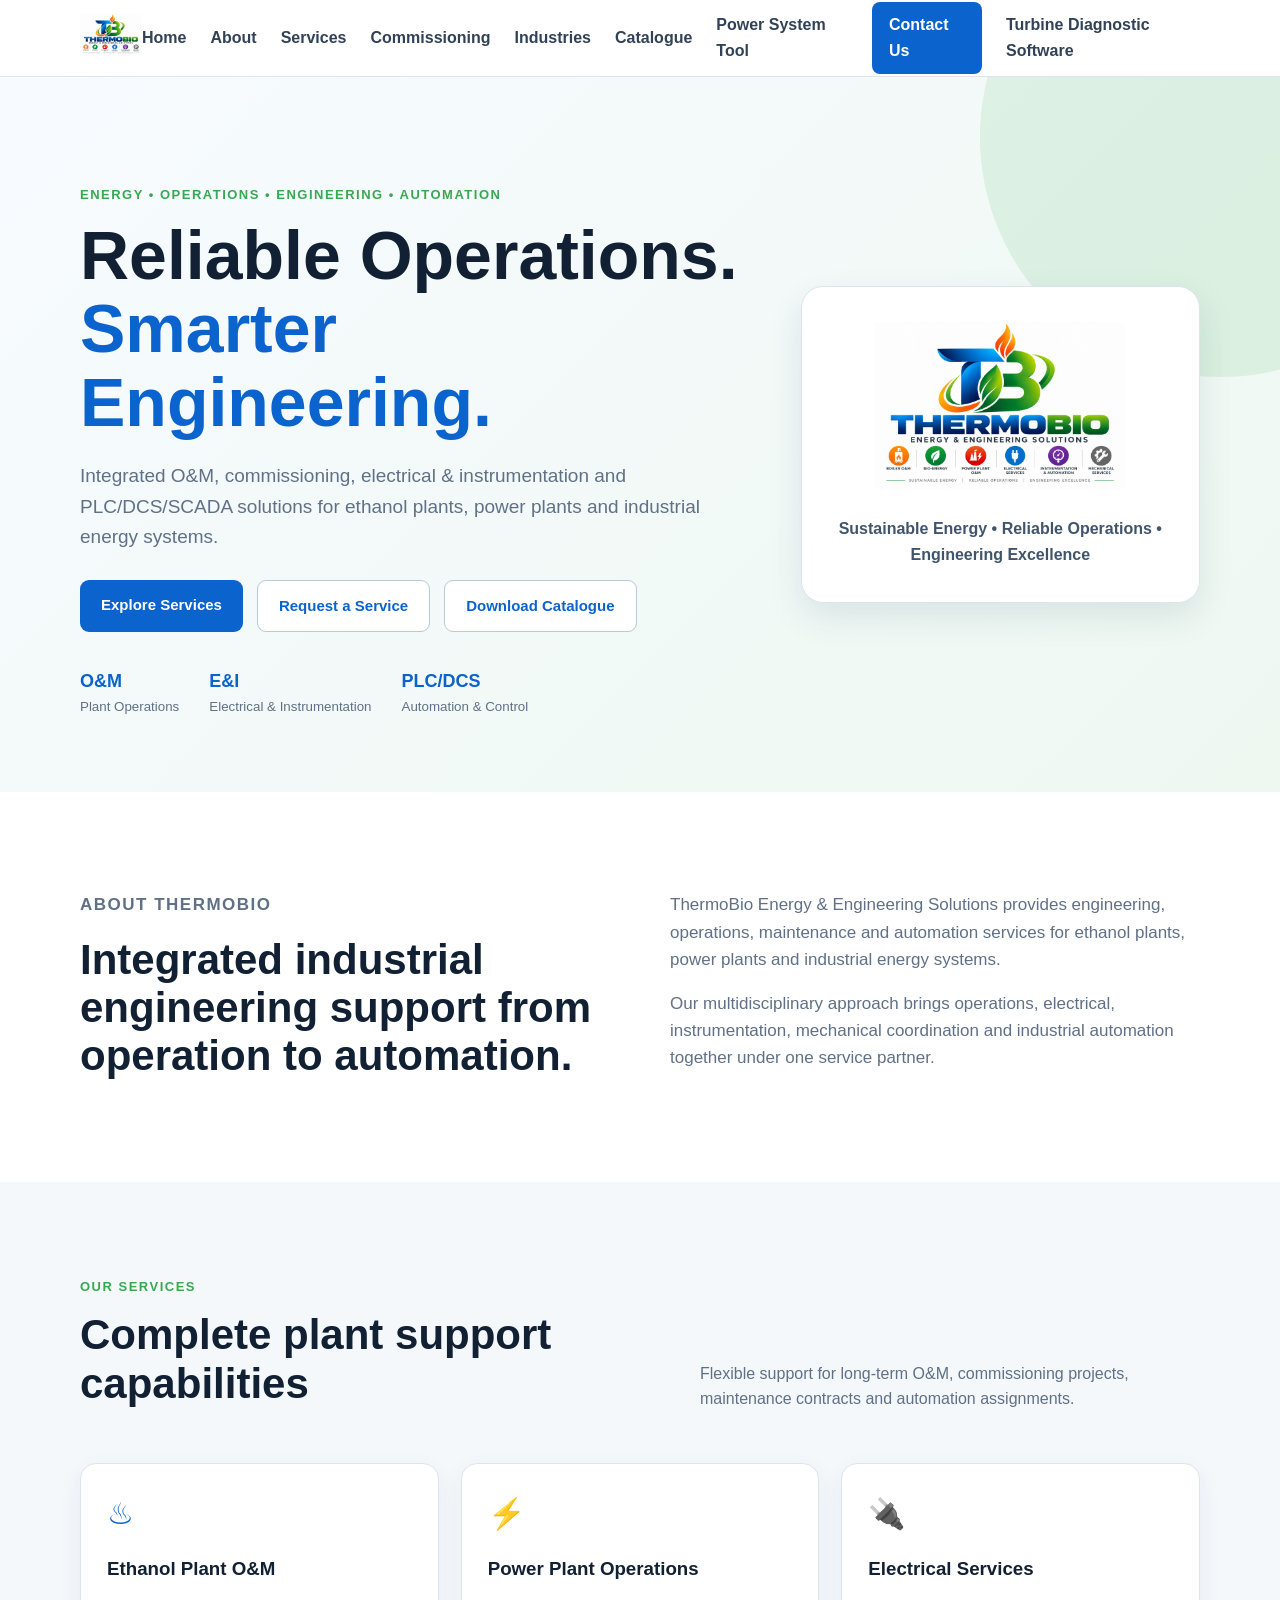
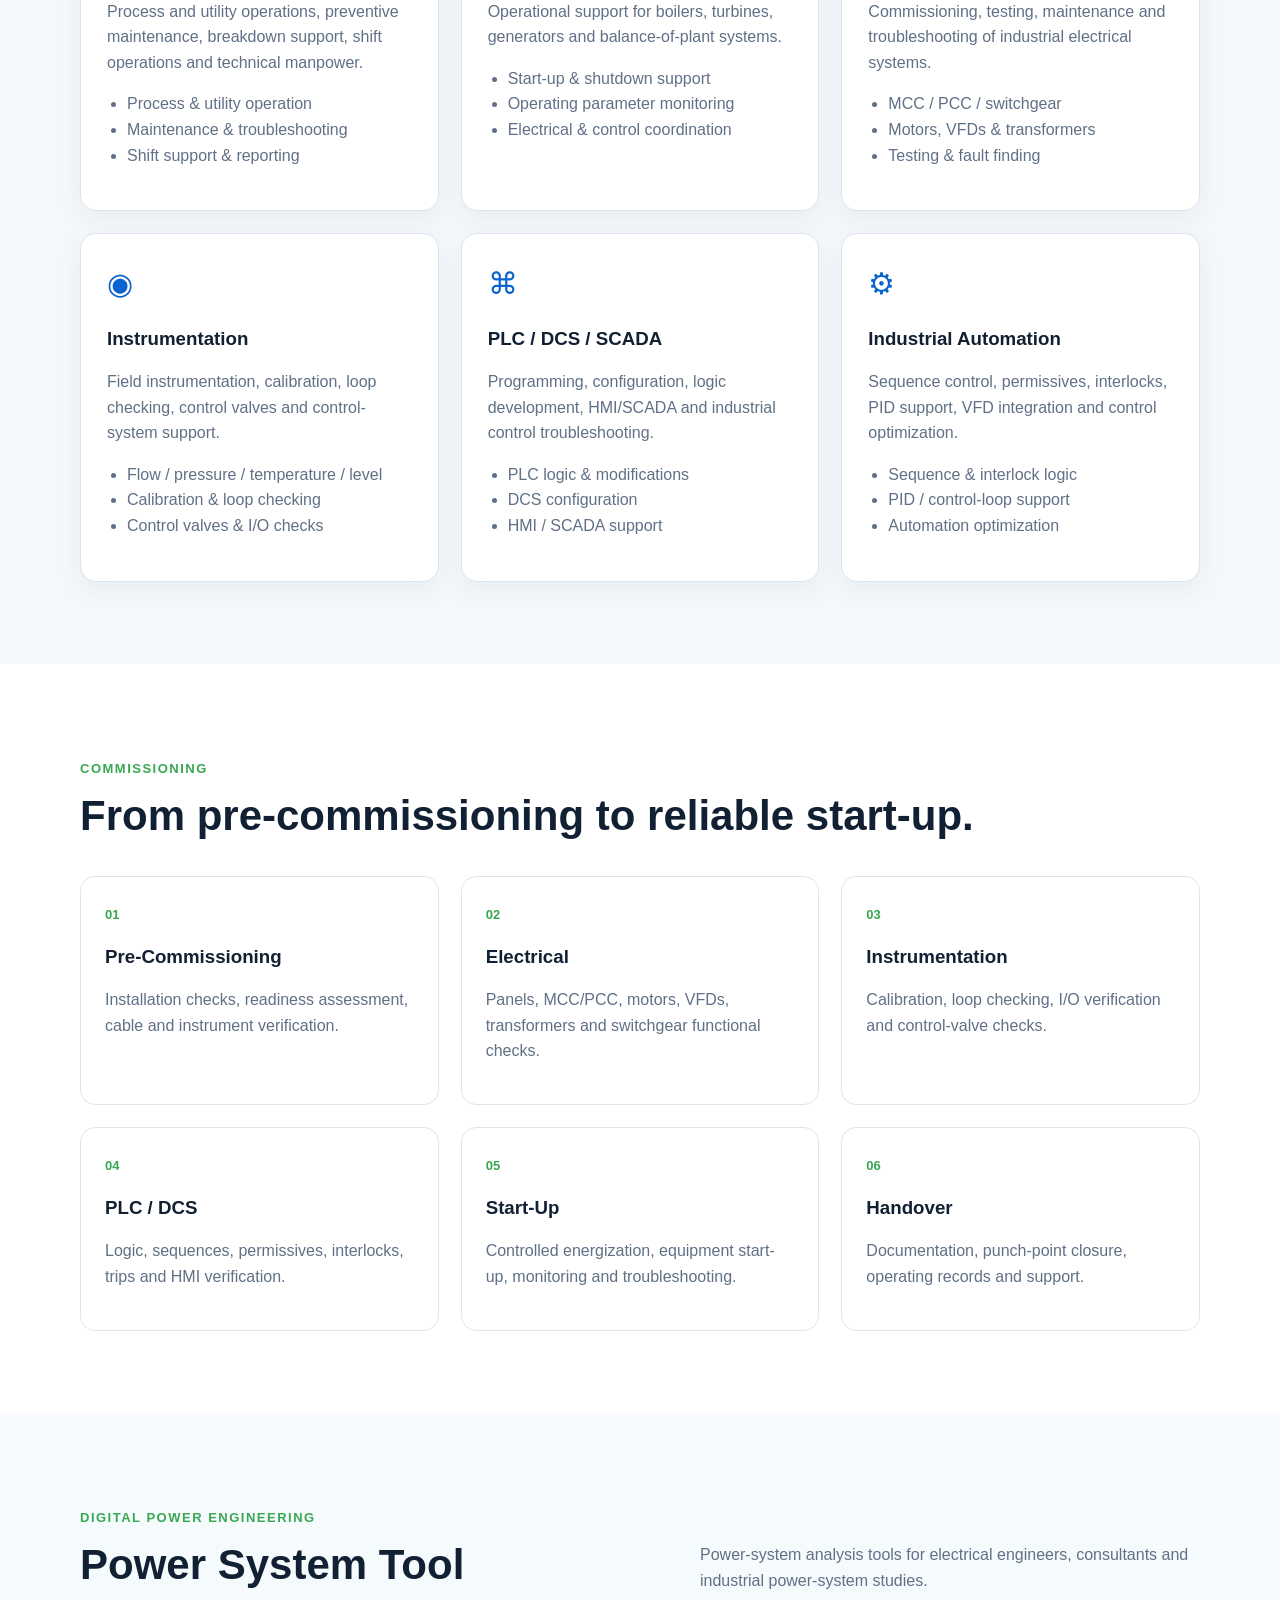
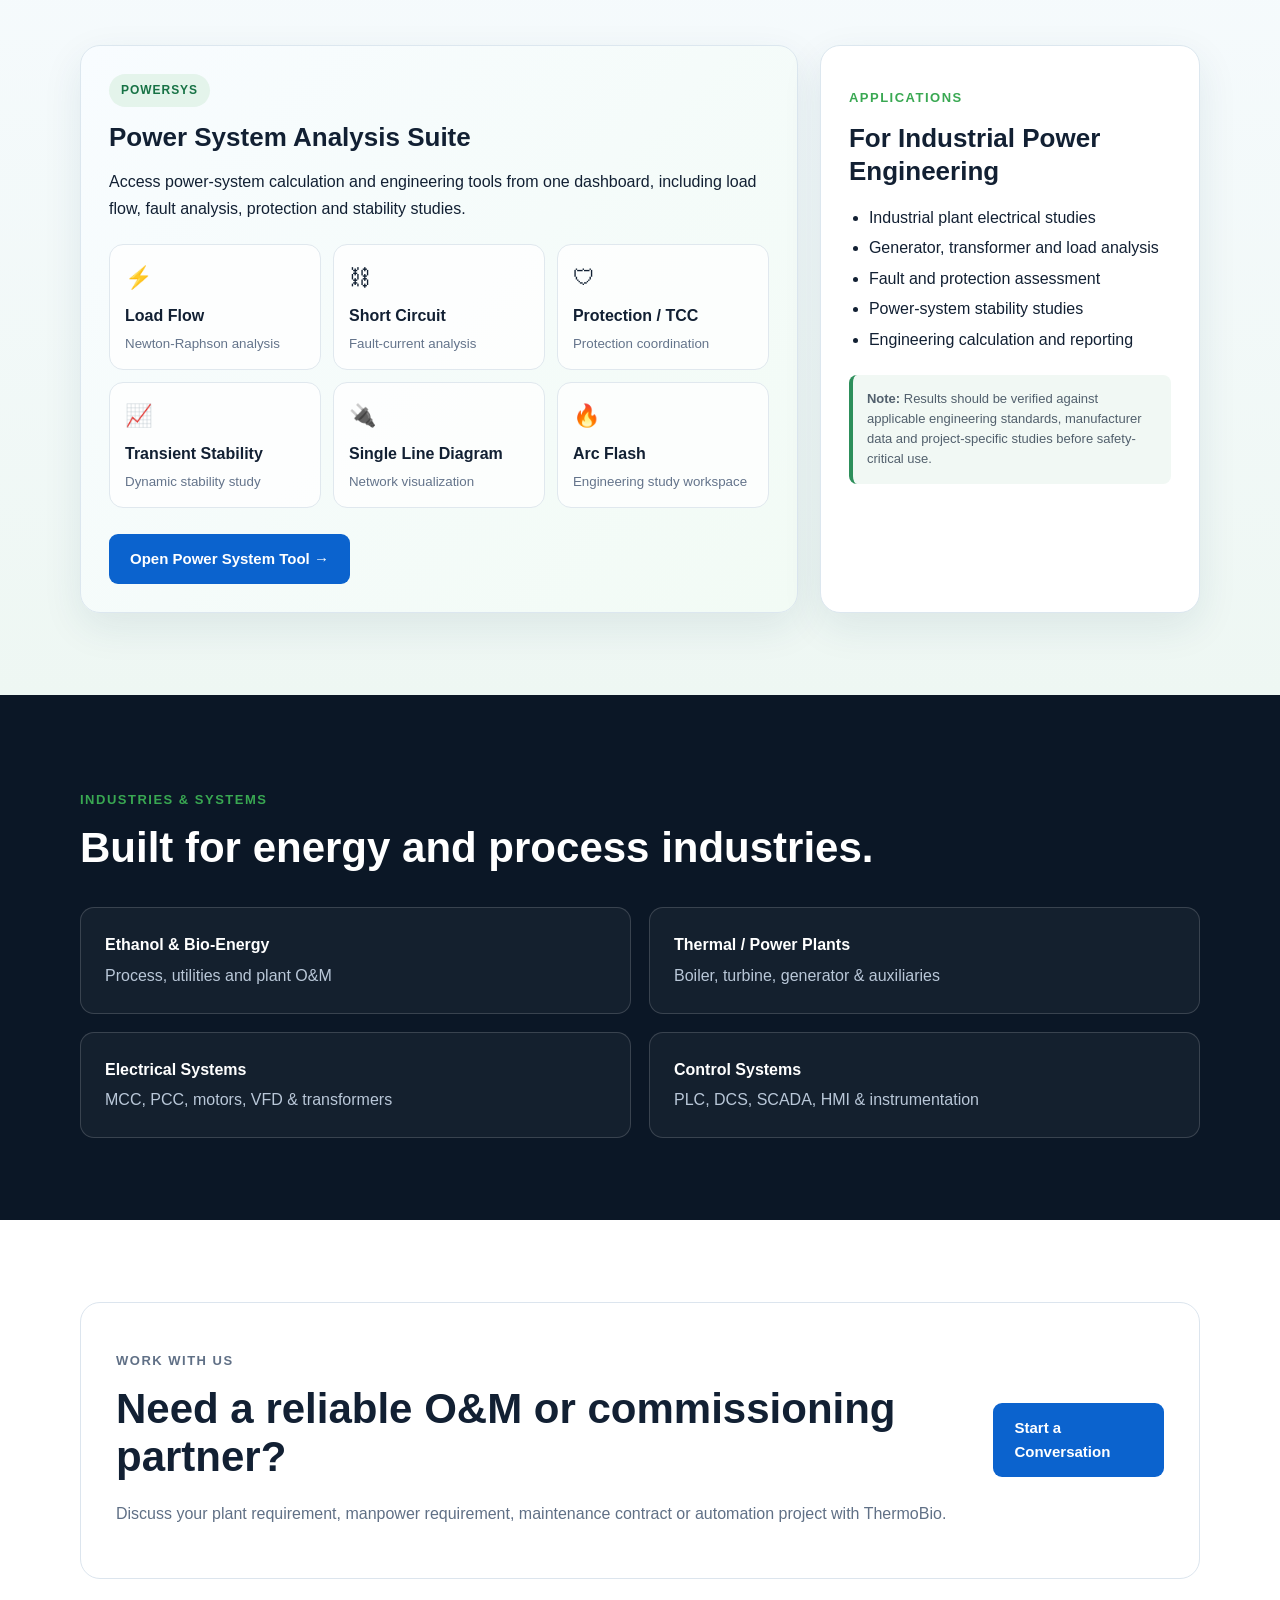
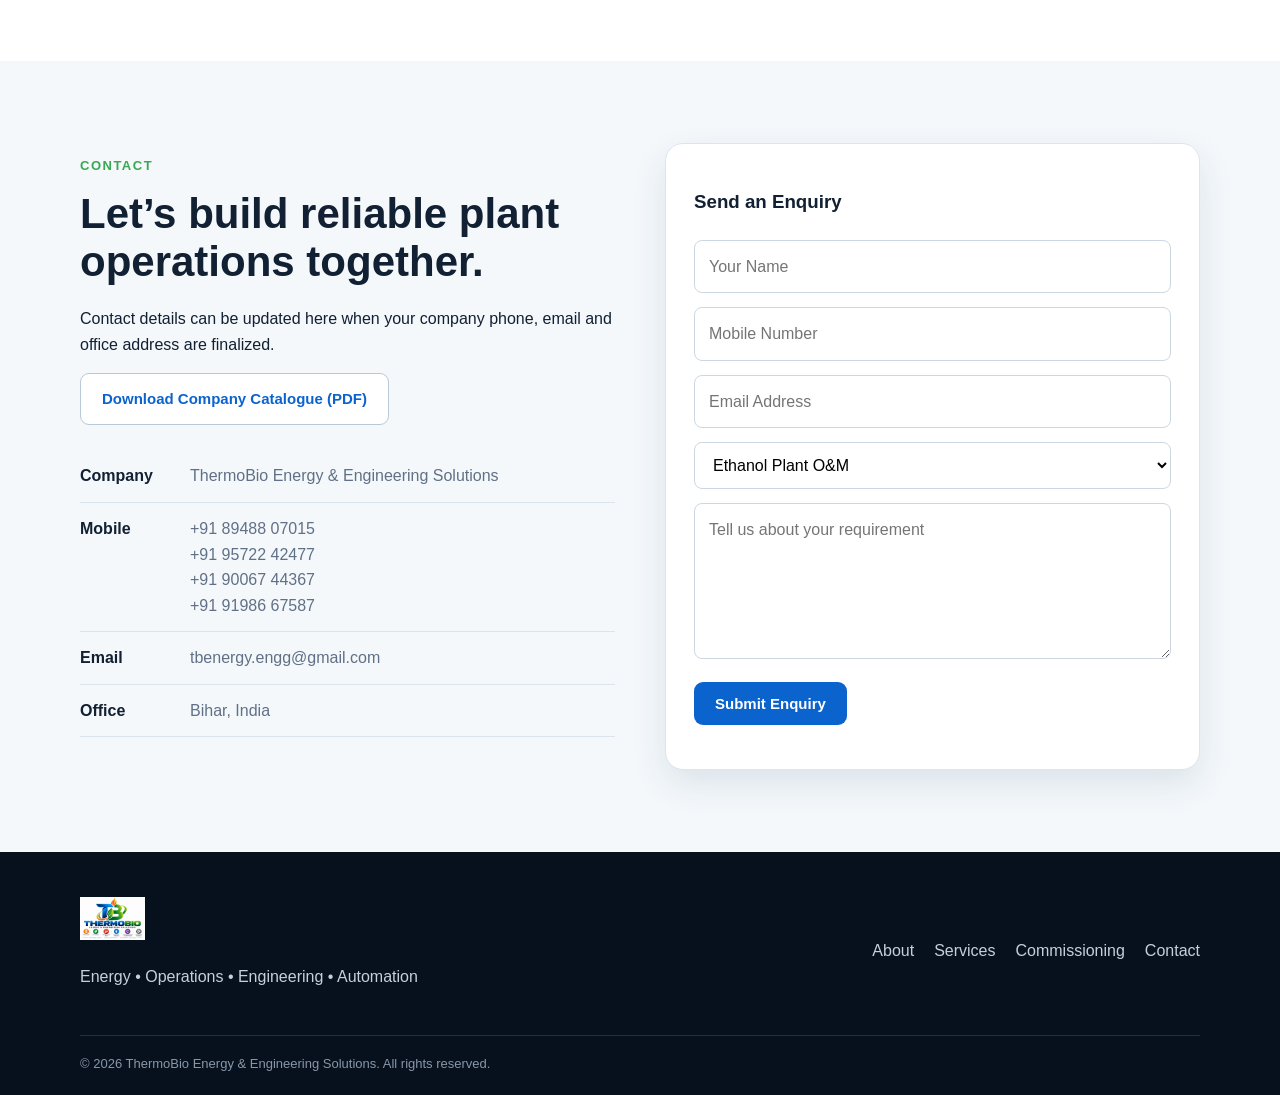
<file: index.html>
<!DOCTYPE html>
<html lang="en">
<head>
  <meta charset="UTF-8">
  <meta name="viewport" content="width=device-width, initial-scale=1.0">
  <meta name="description" content="ThermoBio Energy & Engineering Solutions - Ethanol Plant O&M, Power Plant Operations, Electrical & Instrumentation, PLC/DCS/SCADA and Industrial Automation.">
  <title>ThermoBio Energy & Engineering Solutions</title>
  <link rel="stylesheet" href="styles.css">
</head>
<body>
  <header class="header">
    <div class="container nav">
      <a class="brand" href="#home">
        <img src="logo.png" alt="ThermoBio logo">
      </a>
      <button class="menu-btn" aria-label="Open menu">☰</button>
      <nav id="navMenu">
        <a href="#home">Home</a>
        <a href="#about">About</a>
        <a href="#services">Services</a>
        <a href="#commissioning">Commissioning</a>
        <a href="#industries">Industries</a>
        <a href="ThermoBio_Company_Catalogue.pdf" target="_blank" rel="noopener">Catalogue</a>
        <a href="#power-system-tool" class="power-system-link">Power System Tool</a>
        <a href="#contact" class="nav-cta">Contact Us</a>
      <a href="#" class="turbine-diagnostic-link" id="turbineLoginBtn">Turbine Diagnostic Software</a></nav>
    </div>
  </header>

  <main>
    <section id="home" class="hero">
      <div class="hero-glow"></div>
      <div class="container hero-grid">
        <div class="hero-copy">
          <p class="eyebrow">ENERGY • OPERATIONS • ENGINEERING • AUTOMATION</p>
          <h1>Reliable Operations.<br><span>Smarter Engineering.</span></h1>
          <p class="lead">
            Integrated O&M, commissioning, electrical & instrumentation and PLC/DCS/SCADA
            solutions for ethanol plants, power plants and industrial energy systems.
          </p>
          <div class="actions">
            <a href="#services" class="btn primary">Explore Services</a>
            <a href="#contact" class="btn secondary">Request a Service</a>
            <a href="ThermoBio_Company_Catalogue.pdf" class="btn secondary" target="_blank" rel="noopener">Download Catalogue</a>
          </div>
          <div class="hero-points">
            <div><strong>O&M</strong><small>Plant Operations</small></div>
            <div><strong>E&I</strong><small>Electrical & Instrumentation</small></div>
            <div><strong>PLC/DCS</strong><small>Automation & Control</small></div>
          </div>
        </div>
        <div class="hero-card">
          <img src="logo.png" alt="ThermoBio Energy & Engineering Solutions">
          <div class="hero-card-caption">Sustainable Energy • Reliable Operations • Engineering Excellence</div>
        </div>
      </div>
    </section>

    <section id="about" class="section">
      <div class="container two-col">
        <div>
          <p class="section-label">ABOUT THERMOBIO</p>
          <h2>Integrated industrial engineering support from operation to automation.</h2>
        </div>
        <div>
          <p>
            ThermoBio Energy & Engineering Solutions provides engineering, operations,
            maintenance and automation services for ethanol plants, power plants and
            industrial energy systems.
          </p>
          <p>
            Our multidisciplinary approach brings operations, electrical, instrumentation,
            mechanical coordination and industrial automation together under one service partner.
          </p>
        </div>
      </div>
    </section>

    <section id="services" class="section light">
      <div class="container">
        <div class="section-head">
          <div>
            <p class="section-label">OUR SERVICES</p>
            <h2>Complete plant support capabilities</h2>
          </div>
          <p>Flexible support for long-term O&M, commissioning projects, maintenance contracts and automation assignments.</p>
        </div>

        <div class="cards">
          <article class="service-card">
            <div class="icon">♨</div>
            <h3>Ethanol Plant O&M</h3>
            <p>Process and utility operations, preventive maintenance, breakdown support, shift operations and technical manpower.</p>
            <ul><li>Process & utility operation</li><li>Maintenance & troubleshooting</li><li>Shift support & reporting</li></ul>
          </article>

          <article class="service-card">
            <div class="icon">⚡</div>
            <h3>Power Plant Operations</h3>
            <p>Operational support for boilers, turbines, generators and balance-of-plant systems.</p>
            <ul><li>Start-up & shutdown support</li><li>Operating parameter monitoring</li><li>Electrical & control coordination</li></ul>
          </article>

          <article class="service-card">
            <div class="icon">🔌</div>
            <h3>Electrical Services</h3>
            <p>Commissioning, testing, maintenance and troubleshooting of industrial electrical systems.</p>
            <ul><li>MCC / PCC / switchgear</li><li>Motors, VFDs & transformers</li><li>Testing & fault finding</li></ul>
          </article>

          <article class="service-card">
            <div class="icon">◉</div>
            <h3>Instrumentation</h3>
            <p>Field instrumentation, calibration, loop checking, control valves and control-system support.</p>
            <ul><li>Flow / pressure / temperature / level</li><li>Calibration & loop checking</li><li>Control valves & I/O checks</li></ul>
          </article>

          <article class="service-card">
            <div class="icon">⌘</div>
            <h3>PLC / DCS / SCADA</h3>
            <p>Programming, configuration, logic development, HMI/SCADA and industrial control troubleshooting.</p>
            <ul><li>PLC logic & modifications</li><li>DCS configuration</li><li>HMI / SCADA support</li></ul>
          </article>

          <article class="service-card">
            <div class="icon">⚙</div>
            <h3>Industrial Automation</h3>
            <p>Sequence control, permissives, interlocks, PID support, VFD integration and control optimization.</p>
            <ul><li>Sequence & interlock logic</li><li>PID / control-loop support</li><li>Automation optimization</li></ul>
          </article>
        </div>
      </div>
    </section>

    <section id="commissioning" class="section">
      <div class="container">
        <p class="section-label">COMMISSIONING</p>
        <h2>From pre-commissioning to reliable start-up.</h2>
        <div class="steps">
          <div class="step"><span>01</span><h3>Pre-Commissioning</h3><p>Installation checks, readiness assessment, cable and instrument verification.</p></div>
          <div class="step"><span>02</span><h3>Electrical</h3><p>Panels, MCC/PCC, motors, VFDs, transformers and switchgear functional checks.</p></div>
          <div class="step"><span>03</span><h3>Instrumentation</h3><p>Calibration, loop checking, I/O verification and control-valve checks.</p></div>
          <div class="step"><span>04</span><h3>PLC / DCS</h3><p>Logic, sequences, permissives, interlocks, trips and HMI verification.</p></div>
          <div class="step"><span>05</span><h3>Start-Up</h3><p>Controlled energization, equipment start-up, monitoring and troubleshooting.</p></div>
          <div class="step"><span>06</span><h3>Handover</h3><p>Documentation, punch-point closure, operating records and support.</p></div>
        </div>
      </div>
    </section>


    <section id="power-system-tool" class="section power-system-section">
      <div class="container">
        <div class="section-head">
          <div>
            <p class="section-label">DIGITAL POWER ENGINEERING</p>
            <h2>Power System Tool</h2>
          </div>
          <p>Power-system analysis tools for electrical engineers, consultants and industrial power-system studies.</p>
        </div>
        <div class="power-tool-layout">
          <div class="power-tool-card power-tool-main">
            <div class="power-tool-badge">POWERSYS</div>
            <h3>Power System Analysis Suite</h3>
            <p>Access power-system calculation and engineering tools from one dashboard, including load flow, fault analysis, protection and stability studies.</p>
            <div class="power-tool-features">
              <div><span>⚡</span><strong>Load Flow</strong><small>Newton-Raphson analysis</small></div>
              <div><span>⛓</span><strong>Short Circuit</strong><small>Fault-current analysis</small></div>
              <div><span>🛡</span><strong>Protection / TCC</strong><small>Protection coordination</small></div>
              <div><span>📈</span><strong>Transient Stability</strong><small>Dynamic stability study</small></div>
              <div><span>🔌</span><strong>Single Line Diagram</strong><small>Network visualization</small></div>
              <div><span>🔥</span><strong>Arc Flash</strong><small>Engineering study workspace</small></div>
            </div>
            <a href="Power-system-tool/powersys_desktop.html" class="btn primary power-tool-btn">Open Power System Tool →</a>
          </div>
          <div class="power-tool-card power-tool-side">
            <p class="section-label">APPLICATIONS</p>
            <h3>For Industrial Power Engineering</h3>
            <ul>
              <li>Industrial plant electrical studies</li>
              <li>Generator, transformer and load analysis</li>
              <li>Fault and protection assessment</li>
              <li>Power-system stability studies</li>
              <li>Engineering calculation and reporting</li>
            </ul>
            <div class="power-tool-note"><strong>Note:</strong> Results should be verified against applicable engineering standards, manufacturer data and project-specific studies before safety-critical use.</div>
          </div>
        </div>
      </div>
    </section>

    <section id="industries" class="section dark">
      <div class="container">
        <p class="section-label">INDUSTRIES & SYSTEMS</p>
        <h2>Built for energy and process industries.</h2>
        <div class="industry-grid">
          <div><strong>Ethanol & Bio-Energy</strong><span>Process, utilities and plant O&M</span></div>
          <div><strong>Thermal / Power Plants</strong><span>Boiler, turbine, generator & auxiliaries</span></div>
          <div><strong>Electrical Systems</strong><span>MCC, PCC, motors, VFD & transformers</span></div>
          <div><strong>Control Systems</strong><span>PLC, DCS, SCADA, HMI & instrumentation</span></div>
        </div>
      </div>
    </section>

    <section class="section">
      <div class="container cta">
        <div>
          <p class="section-label">WORK WITH US</p>
          <h2>Need a reliable O&M or commissioning partner?</h2>
          <p>Discuss your plant requirement, manpower requirement, maintenance contract or automation project with ThermoBio.</p>
        </div>
        <a href="#contact" class="btn primary">Start a Conversation</a>
      </div>
    </section>

    <section id="contact" class="section light">
      <div class="container contact-grid">
        <div>
          <p class="section-label">CONTACT</p>
          <h2>Let’s build reliable plant operations together.</h2>
          <p>Contact details can be updated here when your company phone, email and office address are finalized.</p>
          <p><a href="ThermoBio_Company_Catalogue.pdf" class="btn secondary" target="_blank" rel="noopener">Download Company Catalogue (PDF)</a></p>
          <div class="contact-list">
            <div><strong>Company</strong><span>ThermoBio Energy & Engineering Solutions</span></div>
            <div><strong>Mobile</strong><span>+91 89488 07015<br>+91 95722 42477<br>+91 90067 44367<br>+91 91986 67587</span></div>
            <div><strong>Email</strong><span>tbenergy.engg@gmail.com</span></div>
            <div><strong>Office</strong><span>Bihar, India</span></div>
          </div>
        </div>
        <form class="contact-form" onsubmit="return submitForm(event)">
          <h3>Send an Enquiry</h3>
          <input id="name" type="text" placeholder="Your Name" required>
          <input id="phone" type="tel" placeholder="Mobile Number" required>
          <input id="email" type="email" placeholder="Email Address">
          <select id="service">
            <option>Ethanol Plant O&M</option>
            <option>Power Plant Operations</option>
            <option>Electrical Services</option>
            <option>Instrumentation</option>
            <option>PLC / DCS / SCADA</option>
            <option>Automation / Commissioning</option>
          </select>
          <textarea id="message" rows="5" placeholder="Tell us about your requirement"></textarea>
          <button class="btn primary" type="submit">Submit Enquiry</button>
          <p id="formMsg" class="form-msg"></p>
        </form>
      </div>
    </section>
  </main>

  <footer class="footer">
    <div class="container footer-grid">
      <div>
        <img src="logo.png" alt="ThermoBio" class="footer-logo">
        <p>Energy • Operations • Engineering • Automation</p>
      </div>
      <div class="footer-links">
        <a href="#about">About</a><a href="#services">Services</a><a href="#commissioning">Commissioning</a><a href="#contact">Contact</a>
      </div>
    </div>
    <div class="container copyright">© <span id="year"></span> ThermoBio Energy & Engineering Solutions. All rights reserved.</div>
  </footer>

  <script src="script.js"></script>

  <!-- Protected Turbine Diagnostic launcher -->
  <div id="turbineLoginModal" class="tb-login-modal" aria-hidden="true">
    <div class="tb-login-card" role="dialog" aria-modal="true" aria-labelledby="tbLoginTitle">
      <button type="button" class="tb-login-close" id="tbLoginClose" aria-label="Close">×</button>
      <div class="tb-login-icon">TB</div>
      <h2 id="tbLoginTitle">Turbine Diagnostic Login</h2>
      <p>Authorized access only.</p>
      <form id="tbLoginForm">
        <label for="tbUserId">User ID</label>
        <input id="tbUserId" type="text" autocomplete="username" required>
        <label for="tbPassword">Password</label>
        <input id="tbPassword" type="password" autocomplete="current-password" required>
        <button type="submit" class="btn primary tb-login-submit">Login</button>
        <div id="tbLoginError" class="tb-login-error" role="alert"></div>
      </form>
    </div>
  </div>

  <style>

    .power-system-link{font-weight:700}
    .power-system-section{background:linear-gradient(180deg,#f7fbff 0%,#eef7f3 100%)}
    .power-tool-layout{display:grid;grid-template-columns:minmax(0,1.7fr) minmax(280px,.9fr);gap:22px;margin-top:28px}
    .power-tool-card{background:#fff;border:1px solid #dce7ef;border-radius:20px;padding:28px;box-shadow:0 14px 40px rgba(19,61,92,.09)}
    .power-tool-main{background:linear-gradient(135deg,#f8fcff,#f2fbf5)}
    .power-tool-badge{display:inline-flex;padding:7px 12px;border-radius:999px;background:#e4f4eb;color:#177245;font-size:12px;font-weight:800;letter-spacing:.08em}
    .power-tool-card h3{margin:14px 0 10px;font-size:26px}
    .power-tool-card p{line-height:1.65}
    .power-tool-features{display:grid;grid-template-columns:repeat(3,minmax(0,1fr));gap:12px;margin:22px 0}
    .power-tool-features>div{border:1px solid #e0e8ee;border-radius:14px;padding:15px;background:rgba(255,255,255,.78)}
    .power-tool-features span{display:block;font-size:22px;margin-bottom:8px}
    .power-tool-features strong,.power-tool-features small{display:block}
    .power-tool-features small{color:#64748b;margin-top:4px}
    .power-tool-btn{display:inline-flex;margin-top:4px}
    .power-tool-side ul{padding-left:20px;line-height:1.9}
    .power-tool-note{margin-top:20px;padding:14px;border-left:4px solid #2d8f5b;background:#f1f8f4;border-radius:8px;color:#52606d;font-size:13px;line-height:1.55}
    @media (max-width:800px){.power-tool-layout{grid-template-columns:1fr}.power-tool-features{grid-template-columns:repeat(2,minmax(0,1fr))}}
    @media (max-width:520px){.power-tool-features{grid-template-columns:1fr}.power-tool-card{padding:20px}.power-tool-card h3{font-size:22px}}
    .turbine-diagnostic-link{font-weight:700}
    .tb-login-modal{display:none;position:fixed;inset:0;z-index:99999;background:rgba(0,0,0,.72);align-items:center;justify-content:center;padding:20px;backdrop-filter:blur(5px)}
    .tb-login-modal.open{display:flex}
    .tb-login-card{position:relative;width:min(420px,100%);background:#fff;color:#172033;border-radius:18px;padding:30px;box-shadow:0 24px 80px rgba(0,0,0,.35)}
    .tb-login-card h2{margin:12px 0 6px}.tb-login-card p{margin:0 0 22px;color:#64748b}
    .tb-login-card label{display:block;margin:14px 0 7px;font-weight:600}
    .tb-login-card input{width:100%;box-sizing:border-box;padding:12px 13px;border:1px solid #d7dee8;border-radius:10px;font-size:16px;outline:none}
    .tb-login-card input:focus{border-color:#1677b8;box-shadow:0 0 0 3px rgba(22,119,184,.12)}
    .tb-login-icon{width:48px;height:48px;border-radius:12px;display:flex;align-items:center;justify-content:center;background:linear-gradient(135deg,#0b66a8,#36a85a);color:#fff;font-weight:800}
    .tb-login-close{position:absolute;right:14px;top:10px;border:0;background:transparent;font-size:30px;color:#64748b;cursor:pointer}
    .tb-login-submit{width:100%;margin-top:20px;cursor:pointer}.tb-login-error{min-height:20px;margin-top:12px;color:#c62828;font-size:14px}
  </style>

  <script>
    (function(){
      const modal=document.getElementById('turbineLoginModal');
      const openBtn=document.getElementById('turbineLoginBtn');
      const closeBtn=document.getElementById('tbLoginClose');
      const form=document.getElementById('tbLoginForm');
      const error=document.getElementById('tbLoginError');

      function openLogin(e){
        if(e)e.preventDefault();
        error.textContent=''; form.reset();
        modal.classList.add('open'); modal.setAttribute('aria-hidden','false');
        setTimeout(()=>document.getElementById('tbUserId').focus(),50);
      }
      function closeLogin(){
        modal.classList.remove('open'); modal.setAttribute('aria-hidden','true');
      }
      openBtn.addEventListener('click',openLogin);
      closeBtn.addEventListener('click',closeLogin);
      modal.addEventListener('click',e=>{if(e.target===modal)closeLogin()});
      document.addEventListener('keydown',e=>{if(e.key==='Escape')closeLogin()});

      form.addEventListener('submit',function(e){
        e.preventDefault();
        const userId=document.getElementById('tbUserId').value.trim();
        const password=document.getElementById('tbPassword').value;
        if(userId==='rks7546' && password==='tbenergy@7546'){
          sessionStorage.setItem('turbineDiagnosticAuth','1');
          window.location.href='turbine-diagnostic/index.html';
        }else{
          error.textContent='Invalid User ID or Password.';
        }
      });
    })();
  </script>

</body>
</html>
</file>
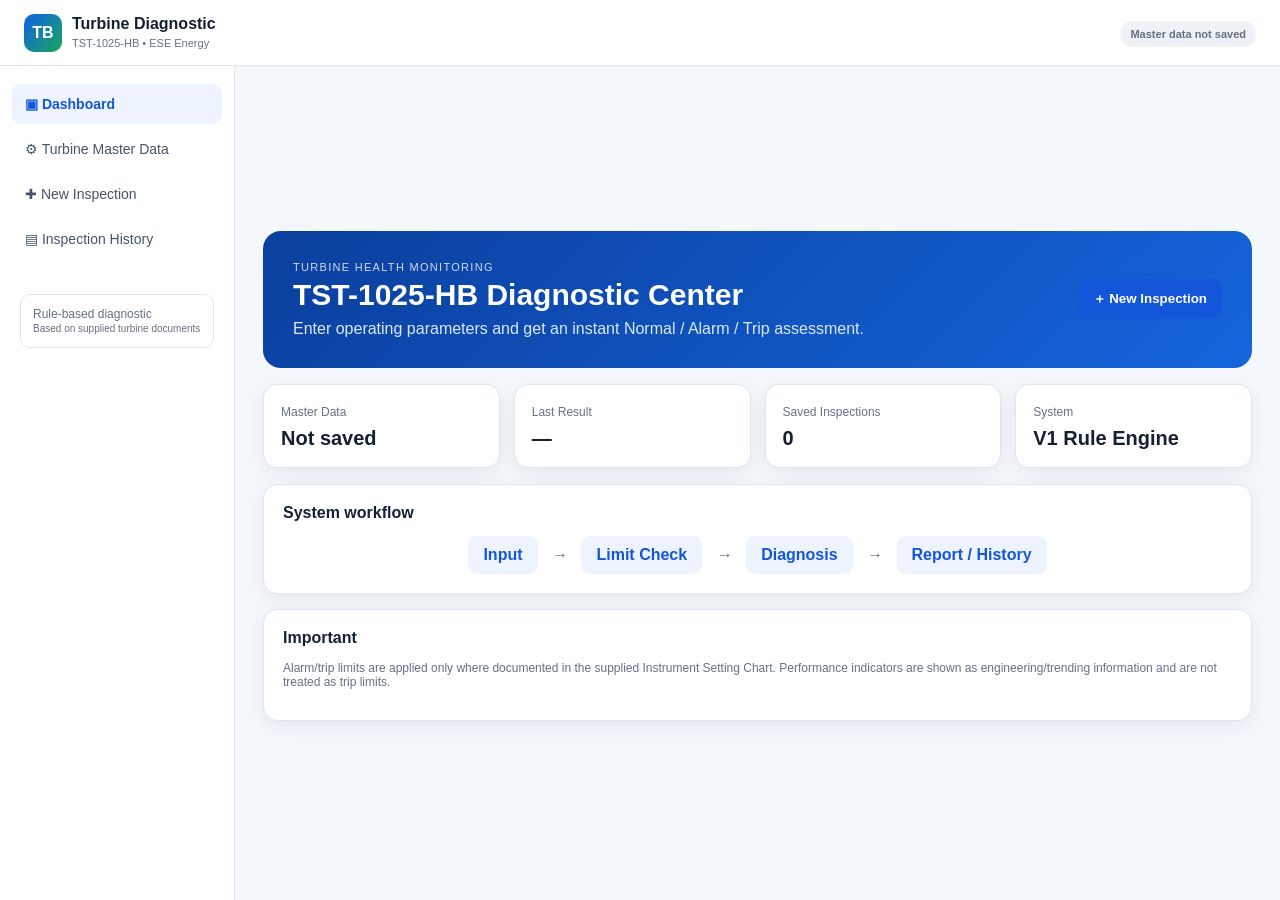
<file: turbine-diagnostic/index.html>
<!doctype html>
<html lang="en">
<head>
<meta charset="utf-8">
<meta name="viewport" content="width=device-width,initial-scale=1">
<title>TST-1025-HB Turbine Diagnostic System</title>
<link rel="stylesheet" href="styles.css">
</head>
<body>
<header class="topbar">
  <div class="brand">
    <div class="brand-mark">TB</div>
    <div><strong>Turbine Diagnostic</strong><span>TST-1025-HB • ESE Energy</span></div>
  </div>
  <div class="top-actions"><span id="masterStatus" class="pill gray">Master data not saved</span></div>
</header>

<div class="layout">
<aside class="sidebar">
  <button class="nav active" data-section="dashboard">▣ Dashboard</button>
  <button class="nav" data-section="master">⚙ Turbine Master Data</button>
  <button class="nav" data-section="inspection">✚ New Inspection</button>
  <button class="nav" data-section="history">▤ Inspection History</button>
  <div class="side-note">Rule-based diagnostic<br><small>Based on supplied turbine documents</small></div>
</aside>

<main>
<section id="dashboard" class="section active">
  <div class="hero">
    <div>
      <div class="eyebrow">TURBINE HEALTH MONITORING</div>
      <h1>TST-1025-HB Diagnostic Center</h1>
      <p>Enter operating parameters and get an instant Normal / Alarm / Trip assessment.</p>
    </div>
    <button class="primary" onclick="showSection('inspection')">＋ New Inspection</button>
  </div>

  <div class="cards">
    <div class="stat"><span>Master Data</span><b id="dashMaster">Not saved</b></div>
    <div class="stat"><span>Last Result</span><b id="dashResult">—</b></div>
    <div class="stat"><span>Saved Inspections</span><b id="dashCount">0</b></div>
    <div class="stat"><span>System</span><b>V1 Rule Engine</b></div>
  </div>

  <div class="panel">
    <h2>System workflow</h2>
    <div class="flow">
      <span>Input</span><i>→</i><span>Limit Check</span><i>→</i>
      <span>Diagnosis</span><i>→</i><span>Report / History</span>
    </div>
  </div>

  <div class="panel">
    <h2>Important</h2>
    <p class="muted">
      Alarm/trip limits are applied only where documented in the supplied
      Instrument Setting Chart. Performance indicators are shown as
      engineering/trending information and are not treated as trip limits.
    </p>
  </div>
</section>

<section id="master" class="section">
  <div class="page-head">
    <div>
      <h1>Turbine Master Data</h1>
      <p>Fill once. Save once. Reused for every inspection.</p>
    </div>
  </div>

  <form id="masterForm" class="panel formgrid"></form>

  <div class="actions">
    <button class="primary" id="saveMaster">Save Master Data</button>
    <button class="secondary" id="exportMaster">Export Master Data</button>
    <label class="filebtn secondary">
      Import Master Data
      <input id="importMaster" type="file" accept=".json">
    </label>
  </div>
</section>

<section id="inspection" class="section">
  <div class="page-head">
    <div>
      <h1>New Inspection</h1>
      <p>Enter current turbine operating values.</p>
    </div>
    <div id="inspectionStatus" class="status big neutral">READY</div>
  </div>

  <form id="inspectionForm">
    <div id="inspectionGroups"></div>

    <div class="panel">
      <h2>Operator Observations</h2>
      <div class="formgrid">
        <label>Active Alarm / Trip
          <input id="alarmTrip" type="text">
        </label>

        <label>Abnormal Sound / Noise
          <input id="noise" type="text">
        </label>

        <label class="wide">Operator Remarks
          <textarea id="remarks" rows="3"></textarea>
        </label>
      </div>
    </div>

    <div class="actions">
      <button class="primary" type="submit">Check Diagnostic</button>
      <button class="secondary" type="button" id="clearInspection">Clear</button>
    </div>
  </form>

  <div id="result"></div>
</section>

<section id="history" class="section">
  <div class="page-head">
    <div>
      <h1>Inspection History</h1>
      <p>Saved locally in this browser.</p>
    </div>
    <button class="secondary" id="exportCSV">Export CSV</button>
  </div>

  <div class="panel tablewrap">
    <table>
      <thead>
        <tr>
          <th>Date/Time</th>
          <th>Status</th>
          <th>Load</th>
          <th>Steam Flow</th>
          <th>Inlet P</th>
          <th>Inlet T</th>
          <th>Vibration</th>
          <th>Remarks</th>
        </tr>
      </thead>
      <tbody id="historyBody"></tbody>
    </table>
  </div>
</section>
</main>
</div>

<script src="script.js"></script>
</body>
</html>
</file>
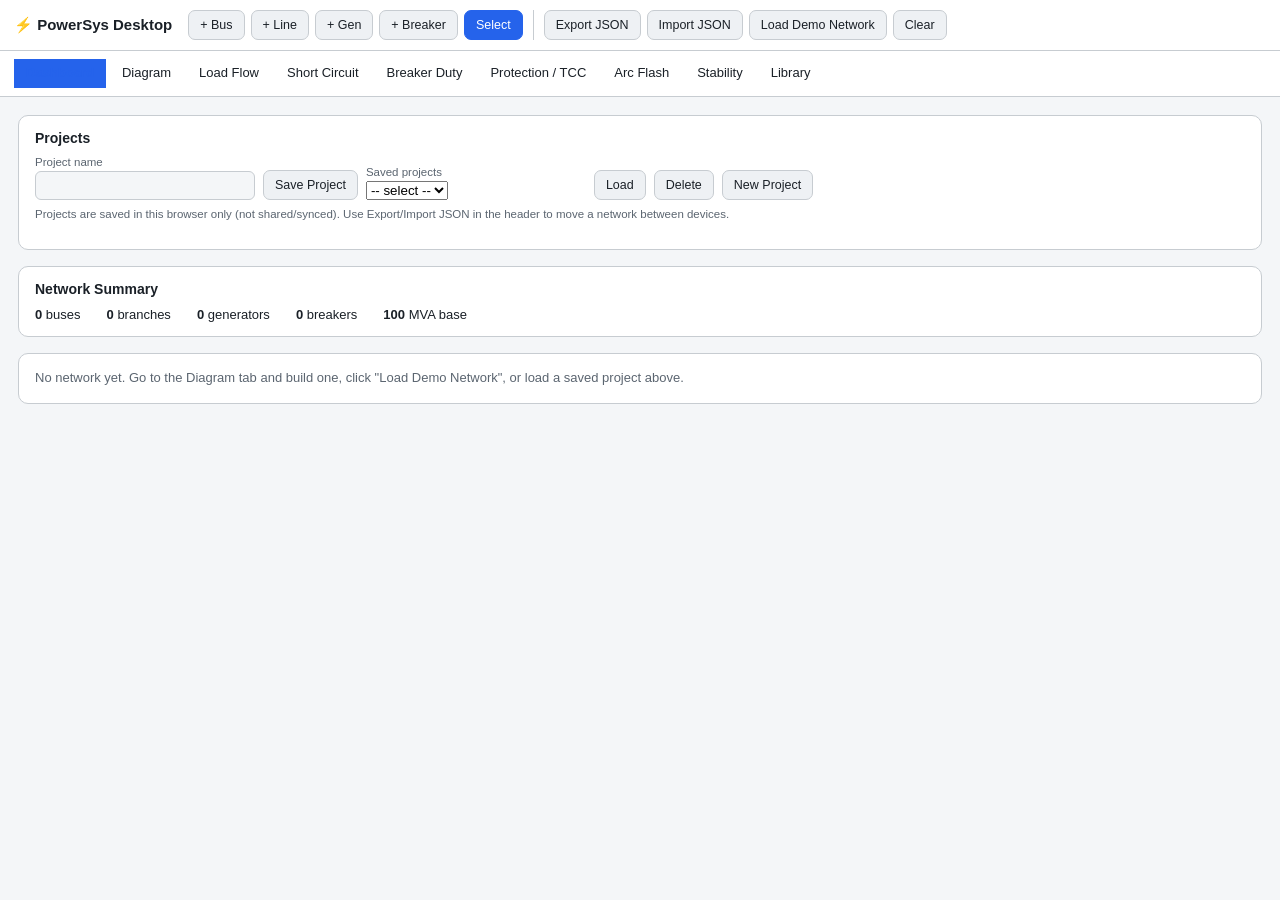
<file: Power-system-tool/powersys_desktop.html>
<!DOCTYPE html>
<html lang="en">
<head>
<meta charset="UTF-8">
<meta name="viewport" content="width=device-width, initial-scale=1, viewport-fit=cover">
<title>PowerSys Desktop</title>
<style>
:root{
  --bg:#f4f6f8; --panel:#ffffff; --line:#c7ccd1; --text:#1a2027; --muted:#5b6570;
  --accent:#2563eb; --accent2:#dc2626; --busfill:#1a2027; --grid:#e2e6ea; --ok:#16a34a;
  --toolbtn:#eef1f4; --toolbtn-active:#2563eb; --toolbtn-active-text:#fff;
  padding-top:env(safe-area-inset-top,0px); padding-bottom:env(safe-area-inset-bottom,0px); box-sizing:border-box;
}
@media (prefers-color-scheme: dark){:root:not([data-theme="light"]){
  --bg:#12161b; --panel:#1a1f26; --line:#3a4048; --text:#e6e9ec; --muted:#9aa4ae;
  --accent:#3b82f6; --accent2:#f87171; --busfill:#e6e9ec; --grid:#232a32; --toolbtn:#232a32; --ok:#4ade80;}}
:root[data-theme="dark"]{--bg:#12161b; --panel:#1a1f26; --line:#3a4048; --text:#e6e9ec; --muted:#9aa4ae;
  --accent:#3b82f6; --accent2:#f87171; --busfill:#e6e9ec; --grid:#232a32; --toolbtn:#232a32; --ok:#4ade80;}
*{box-sizing:border-box} html,body{height:100%;margin:0}
body{background:var(--bg);color:var(--text);font-family:-apple-system,BlinkMacSystemFont,"Segoe UI",sans-serif;display:flex;flex-direction:column;overflow:hidden}
header{padding:10px 14px;padding-top:calc(10px + env(safe-area-inset-top,0px));background:var(--panel);border-bottom:1px solid var(--line);display:flex;flex-wrap:wrap;gap:6px;align-items:center}
h1{font-size:15px;margin:0 10px 0 0;font-weight:600;white-space:nowrap}
button{font:inherit;font-size:12.5px;padding:7px 11px;border-radius:7px;border:1px solid var(--line);background:var(--toolbtn);color:var(--text);cursor:pointer;white-space:nowrap}
button.active{background:var(--toolbtn-active);color:var(--toolbtn-active-text);border-color:var(--toolbtn-active)}
button:hover{filter:brightness(1.05)} .sep{width:1px;align-self:stretch;background:var(--line);margin:0 4px}
nav{display:flex;gap:4px;padding:8px 14px;background:var(--panel);border-bottom:1px solid var(--line)}
nav button{background:transparent;border:none;border-radius:0;padding:6px 12px;border-bottom:2px solid transparent;font-size:13px}
nav button.active{border-bottom:2px solid var(--accent);color:var(--accent);font-weight:600}
main{flex:1;display:flex;min-height:0}
#canvasWrap{flex:1;overflow:auto;position:relative;background:linear-gradient(var(--grid) 1px, transparent 1px) 0 0/20px 20px,linear-gradient(90deg, var(--grid) 1px, transparent 1px) 0 0/20px 20px, var(--bg)}
svg{display:block;cursor:crosshair}
.bus rect{fill:var(--busfill);stroke:var(--text);stroke-width:1} .bus text{fill:var(--text);font-size:11px;font-weight:600}
.bus .sub{fill:var(--muted);font-size:9px;font-weight:400}
.branch{stroke:var(--accent);stroke-width:2.4;fill:none;cursor:pointer}
.branch.selected,.bus.selected rect{stroke:var(--accent2);stroke-width:3}
.gensym{fill:var(--panel);stroke:var(--accent);stroke-width:2;cursor:pointer}
.brksym{fill:var(--accent2);stroke:var(--accent2);cursor:pointer}
.ghost{stroke:var(--accent);stroke-width:2;stroke-dasharray:5 4;fill:none;pointer-events:none;opacity:.7}
#panel{width:280px;background:var(--panel);border-left:1px solid var(--line);padding:14px;overflow-y:auto;padding-bottom:calc(14px + env(safe-area-inset-bottom,0px))}
#panel h3{margin:0 0 10px;font-size:13px;color:var(--muted);text-transform:uppercase;letter-spacing:.05em}
.field{margin-bottom:9px} .field label{display:block;font-size:11.5px;color:var(--muted);margin-bottom:3px}
.field input{width:100%;padding:6px 8px;border:1px solid var(--line);border-radius:6px;background:var(--bg);color:var(--text);font:inherit;font-size:13px}
.hint{font-size:11.5px;color:var(--muted);line-height:1.5;margin-top:6px}
.empty{color:var(--muted);font-size:13px;line-height:1.6}
#status{font-size:11.5px;color:var(--muted);margin-left:auto;padding-right:4px}
.delbtn{background:var(--accent2);color:#fff;border-color:var(--accent2);width:100%;margin-top:10px}
#reportWrap{flex:1;overflow:auto;padding:18px}
table{border-collapse:collapse;width:100%;margin-bottom:22px;font-size:13px}
th,td{padding:6px 10px;border-bottom:1px solid var(--line);text-align:right}
th:first-child,td:first-child{text-align:left}
th{color:var(--muted);font-weight:600;font-size:11.5px;text-transform:uppercase}
.pass{color:var(--ok);font-weight:600} .fail{color:var(--accent2);font-weight:600}
.card{background:var(--panel);border:1px solid var(--line);border-radius:10px;padding:14px 16px;margin-bottom:16px}
.card h2{font-size:14px;margin:0 0 10px}
.warn{color:var(--accent2);font-size:12px;margin-top:4px}
@media (max-width:680px){#panel{width:210px;padding:10px}}
</style>
</head>
<body>
<header>
  <h1>⚡ PowerSys Desktop</h1>
  <button id="tBus">+ Bus</button><button id="tLine">+ Line</button>
  <button id="tGen">+ Gen</button><button id="tBrk">+ Breaker</button>
  <button id="tSelect" class="active">Select</button>
  <div class="sep"></div>
  <button id="btnExport">Export JSON</button><button id="btnImport">Import JSON</button>
  <button id="btnDemo">Load Demo Network</button><button id="btnClear">Clear</button>
  <input type="file" id="fileInput" accept=".json" style="display:none">
  <span id="status"></span>
</header>
<nav>
  <button class="tab active" data-tab="dash">Dashboard</button>
  <button class="tab" data-tab="diagram">Diagram</button>
  <button class="tab" data-tab="lf">Load Flow</button>
  <button class="tab" data-tab="sc">Short Circuit</button>
  <button class="tab" data-tab="bd">Breaker Duty</button>
  <button class="tab" data-tab="tcc">Protection / TCC</button>
  <button class="tab" data-tab="af">Arc Flash</button>
  <button class="tab" data-tab="st">Stability</button>
  <button class="tab" data-tab="lib">Library</button>
</nav>
<main id="mainDiagram" style="display:none">
  <div id="canvasWrap"><svg id="svg" width="1600" height="1100"></svg></div>
  <div id="panel"><div class="empty">Place buses, lines, generators and breakers, then switch tabs above to run load flow, short-circuit and breaker-duty checks on this network -- all computed right here in the browser.</div></div>
</main>
<main id="mainReport" style="display:block"><div id="reportWrap"></div></main>
<script>
/* ===================== Diagram editor (buses/branches/gens/breakers) ===================== */
const NS="http://www.w3.org/2000/svg";
const svg=document.getElementById("svg"), panel=document.getElementById("panel"), status=document.getElementById("status");
let state={buses:[],branches:[],gens:[],breakers:[]};
let nextBusN=1, mode="select", pendingLineFrom=null, selected=null, dragBus=null, dragOff=[0,0];
const tools={tBus:"bus",tLine:"line",tGen:"gen",tBrk:"brk",tSelect:"select"};
Object.keys(tools).forEach(id=>document.getElementById(id).onclick=()=>setMode(tools[id]));
function setMode(m){mode=m;pendingLineFrom=null;Object.keys(tools).forEach(id=>document.getElementById(id).classList.toggle("active",tools[id]===m));render();}
function busById(id){return state.buses.find(b=>b.id===id)}
svg.addEventListener("click",e=>{
  if(dragBus) return; const pt=svgPoint(e);
  if(mode==="bus"){const id=nextBusN++; state.buses.push({id,type:1,pd:0,qd:0,bs:0,vm:1.0,va:0,kv:11,x:pt.x,y:pt.y,label:"Bus "+id});
    selected={kind:"bus",id}; setMode("select"); return;}
  const hit=e.target.closest("[data-kind]");
  if(!hit){if(mode==="select"){selected=null; render();} return;}
  const kind=hit.dataset.kind, id=hit.dataset.id;
  if(mode==="line"){ if(kind!=="bus") return;
    if(!pendingLineFrom){pendingLineFrom=Number(id); status.textContent="Click destination bus...";}
    else{const f=pendingLineFrom, t=Number(id); if(f!==t) state.branches.push({f,t,r:0.01,x:0.1,b:0,tap:0,id:"L"+f+"-"+t});
      pendingLineFrom=null; status.textContent=""; setMode("select");}
    render(); return;}
  if(mode==="gen" && kind==="bus"){const bus=Number(id);
    state.gens.push({bus,pg:0,vg:1.0,qmin:-50,qmax:50,xd2:0.2,id:"G-"+bus});
    selected={kind:"gen",id:state.gens.length-1}; setMode("select"); return;}
  if(mode==="brk" && kind==="bus"){const bus=Number(id);
    state.breakers.push({id:"CB-"+bus,bus,rated_kv:11,rated_break_kA:25,rated_make_kA:65});
    selected={kind:"brk",id:state.breakers.length-1}; setMode("select"); return;}
  if(mode==="select"){
    if(kind==="bus") selected={kind:"bus",id:Number(id)};
    else if(kind==="branch") selected={kind:"branch",id:Number(id)};
    else if(kind==="gen") selected={kind:"gen",id:Number(id)};
    else if(kind==="brk") selected={kind:"brk",id:Number(id)};
    render();}
});
svg.addEventListener("mousedown",e=>{if(mode!=="select") return;
  const hit=e.target.closest('[data-kind="bus"]'); if(!hit) return;
  dragBus=busById(Number(hit.dataset.id)); const pt=svgPoint(e); dragOff=[pt.x-dragBus.x, pt.y-dragBus.y];});
svg.addEventListener("mousemove",e=>{if(!dragBus) return; const pt=svgPoint(e);
  dragBus.x=pt.x-dragOff[0]; dragBus.y=pt.y-dragOff[1]; render();});
window.addEventListener("mouseup",()=>{dragBus=null});
function svgPoint(e){const r=svg.getBoundingClientRect();
  return {x:(e.clientX-r.left)*1600/r.width, y:(e.clientY-r.top)*1100/r.height};}
function el(tag,attrs,parent){const n=document.createElementNS(NS,tag);
  for(const k in attrs) n.setAttribute(k,attrs[k]); if(parent) parent.appendChild(n); return n;}
function render(){
  svg.innerHTML="";
  state.branches.forEach((br,i)=>{const f=busById(br.f), t=busById(br.t); if(!f||!t) return;
    const g=el("g",{"data-kind":"branch","data-id":i},svg);
    el("line",{x1:f.x,y1:f.y,x2:t.x,y2:t.y,class:"branch"+(selected&&selected.kind==="branch"&&selected.id===i?" selected":"")},g);
    const mx=(f.x+t.x)/2, my=(f.y+t.y)/2;
    el("text",{x:mx,y:my-6,fill:"var(--muted)","font-size":"9.5",style:"pointer-events:none"},g).textContent=(br.id||"")+" ("+br.r+"+j"+br.x+")";});
  state.buses.forEach(b=>{const g=el("g",{"data-kind":"bus","data-id":b.id,class:"bus"+(selected&&selected.kind==="bus"&&selected.id===b.id?" selected":"")},svg);
    el("rect",{x:b.x-28,y:b.y-6,width:56,height:12,rx:2},g);
    el("text",{x:b.x,y:b.y-14,"text-anchor":"middle"},g).textContent=b.label||("Bus "+b.id);
    el("text",{x:b.x,y:b.y+26,"text-anchor":"middle",class:"sub"},g).textContent=b.kv+" kV / "+["","PQ","PV","Slack"][b.type];});
  state.gens.forEach((g,i)=>{const b=busById(g.bus); if(!b) return;
    const grp=el("g",{"data-kind":"gen","data-id":i},svg);
    el("circle",{cx:b.x,cy:b.y+55,r:16,class:"gensym"+(selected&&selected.kind==="gen"&&selected.id===i?" selected":"")},grp);
    el("line",{x1:b.x,y1:b.y+6,x2:b.x,y2:b.y+39,stroke:"var(--accent)","stroke-width":2},grp);
    el("text",{x:b.x,y:b.y+60,"text-anchor":"middle","font-size":"12",fill:"var(--accent)"},grp).textContent="G";});
  state.breakers.forEach((cb,i)=>{const b=busById(cb.bus); if(!b) return;
    const grp=el("g",{"data-kind":"brk","data-id":i},svg);
    el("rect",{x:b.x-38,y:b.y-24,width:10,height:10,class:"brksym"+(selected&&selected.kind==="brk"&&selected.id===i?" selected":"")},grp);
    el("text",{x:b.x-33,y:b.y-28,"text-anchor":"middle","font-size":"8",fill:"var(--accent2)"},grp).textContent="CB";});
  if(mode==="line" && pendingLineFrom!=null){const f=busById(pendingLineFrom); if(f) el("circle",{cx:f.x,cy:f.y,r:20,class:"ghost"},svg);}
  renderPanel();
}
function field(label,value,onChange){const wrap=document.createElement("div"); wrap.className="field";
  const l=document.createElement("label"); l.textContent=label; wrap.appendChild(l);
  const inp=document.createElement("input"); inp.value=value;
  inp.addEventListener("change",()=>onChange(isNaN(parseFloat(inp.value))?inp.value:parseFloat(inp.value)));
  wrap.appendChild(inp); panel.appendChild(wrap); return inp;}
function libSelect(label, items, currentIdx, onPick){
  const wrap=document.createElement("div"); wrap.className="field";
  const l=document.createElement("label"); l.textContent=label; wrap.appendChild(l);
  const sel=document.createElement("select"); sel.style.cssText="width:100%;padding:6px 8px;border:1px solid var(--line);border-radius:6px;background:var(--bg);color:var(--text);font:inherit;font-size:12.5px";
  const blank=document.createElement("option"); blank.value=""; blank.textContent="(choose from library...)"; sel.appendChild(blank);
  items.forEach((it,i)=>{const o=document.createElement("option"); o.value=i; o.textContent=it.name;
    if(currentIdx===i) o.selected=true; sel.appendChild(o);});
  sel.addEventListener("change",()=>{if(sel.value!=="") onPick(Number(sel.value));});
  wrap.appendChild(sel); panel.appendChild(wrap); return sel;
}
function delBtn(fn){const b=document.createElement("button"); b.textContent="Delete"; b.className="delbtn"; b.onclick=fn; panel.appendChild(b);}
function renderPanel(){
  panel.innerHTML="";
  if(!selected){panel.innerHTML='<div class="empty">Select or place an element to edit its properties.</div>'; return;}
  const h=document.createElement("h3"); panel.appendChild(h);
  if(selected.kind==="bus"){const b=busById(selected.id); h.textContent="Bus "+b.id;
    field("Label",b.label,v=>{b.label=v;render();});
    field("Bus type (1=PQ,2=PV,3=Slack)",b.type,v=>{b.type=v;render();});
    field("kV",b.kv,v=>{b.kv=v;render();});
    field("Load P (MW)",b.pd,v=>b.pd=v); field("Load Q (MVAr)",b.qd,v=>b.qd=v);
    field("Shunt B (MVAr)",b.bs,v=>b.bs=v); field("Voltage setpoint (pu)",b.vm,v=>b.vm=v);
    field("Arc gap (mm)",b.gap_mm ?? (b.kv<1?32:104),v=>b.gap_mm=v);
    field("Working distance (mm)",b.D_mm ?? 455,v=>b.D_mm=v);
    delBtn(()=>{state.buses=state.buses.filter(x=>x.id!==b.id);
      state.branches=state.branches.filter(x=>x.f!==b.id&&x.t!==b.id);
      state.gens=state.gens.filter(x=>x.bus!==b.id); state.breakers=state.breakers.filter(x=>x.bus!==b.id);
      selected=null; render();});
  } else if(selected.kind==="branch"){const br=state.branches[selected.id]; h.textContent="Branch "+br.id;
    field("ID",br.id,v=>br.id=v);
    libSelect("Line/cable preset", LIBRARY.lines, br.libraryLine, i=>{
      const km=parseFloat(prompt("Length (km)?", br.length_km||1)||"1");
      applyLinePreset(br, i, km, state.base_mva||100); render();});
    libSelect("Transformer preset", LIBRARY.transformers, br.libraryXfmr, i=>{
      applyXfmrPreset(br, i, state.base_mva||100); render();});
    field("R (pu)",br.r,v=>br.r=v); field("X (pu)",br.x,v=>br.x=v);
    field("Charging B (pu)",br.b,v=>br.b=v); field("Tap (0=line, else xfmr)",br.tap,v=>br.tap=v);
    delBtn(()=>{state.branches.splice(selected.id,1); selected=null; render();});
  } else if(selected.kind==="gen"){const g=state.gens[selected.id]; h.textContent="Generator "+g.id;
    field("ID",g.id,v=>g.id=v);
    libSelect("Generator preset", LIBRARY.generators, g.libraryGen, i=>{applyGenPreset(g,i); render();});
    field("Pg (MW)",g.pg,v=>g.pg=v); field("Vg (pu)",g.vg,v=>g.vg=v);
    field("Qmin (MVAr)",g.qmin,v=>g.qmin=v); field("Qmax (MVAr)",g.qmax,v=>g.qmax=v);
    field("X'd (pu)",g.xd2,v=>g.xd2=v);
    field("Inertia H (MW.s/MVA)",g.H ?? 4.0,v=>g.H=v);
    field("Damping D",g.D ?? 2.0,v=>g.D=v);
    delBtn(()=>{state.gens.splice(selected.id,1); selected=null; render();});
  } else if(selected.kind==="brk"){const cb=state.breakers[selected.id]; h.textContent="Breaker "+cb.id;
    field("ID",cb.id,v=>cb.id=v);
    libSelect("Breaker preset", LIBRARY.breakers, cb.libraryBrk, i=>{applyBrkPreset(cb,i); render();});
    field("Rated kV",cb.rated_kv,v=>cb.rated_kv=v);
    field("Rated breaking (kA)",cb.rated_break_kA,v=>cb.rated_break_kA=v);
    field("Rated making (kA)",cb.rated_make_kA,v=>cb.rated_make_kA=v);
    field("Relay pickup (A)",cb.relay_pickup_A ?? 300,v=>cb.relay_pickup_A=v);
    field("Relay curve (NI/VI/EI/LTI)",cb.relay_curve ?? "VI",v=>cb.relay_curve=v);
    field("Relay dial (TMS)",cb.relay_dial ?? 0.2,v=>cb.relay_dial=v);
    field("Instantaneous pickup (A, 0=none)",cb.relay_inst_A ?? 0,v=>cb.relay_inst_A=v);
    field("Breaker opening time (s)",cb.breaker_time_s ?? 0.05,v=>cb.breaker_time_s=v);
    delBtn(()=>{state.breakers.splice(selected.id,1); selected=null; render();});
  }
}
document.getElementById("btnExport").onclick=()=>{
  const data={base_mva:100, buses:state.buses.map(({x,y,label,...r})=>r), branches:state.branches,
    gens:state.gens, breakers:state.breakers,
    _layout:state.buses.map(b=>({id:b.id,x:b.x,y:b.y,label:b.label}))};
  const blob=new Blob([JSON.stringify(data,null,2)],{type:"application/json"});
  const a=document.createElement("a"); a.href=URL.createObjectURL(blob); a.download="network.json"; a.click();};
document.getElementById("btnImport").onclick=()=>document.getElementById("fileInput").click();
document.getElementById("fileInput").addEventListener("change",e=>{
  const f=e.target.files[0]; if(!f) return; const reader=new FileReader();
  reader.onload=()=>{try{const data=JSON.parse(reader.result); loadNetwork(data);}catch(err){status.textContent="Import failed: "+err.message;}};
  reader.readAsText(f);});
function loadNetwork(data){
  const layout={}; (data._layout||[]).forEach(l=>layout[l.id]=l);
  state.buses=(data.buses||[]).map((b,i)=>({...b, x:layout[b.id]?.x ?? (150+(i%6)*220), y:layout[b.id]?.y ?? (120+Math.floor(i/6)*160), label:layout[b.id]?.label ?? ("Bus "+b.id)}));
  state.branches=data.branches||[]; state.gens=data.gens||[]; state.breakers=data.breakers||[];
  nextBusN=Math.max(0,...state.buses.map(b=>b.id))+1; selected=null; render();
}
document.getElementById("btnClear").onclick=()=>{if(confirm("Clear the whole diagram?")){state={buses:[],branches:[],gens:[],breakers:[]}; nextBusN=1; selected=null; render();}};
document.getElementById("btnDemo").onclick=()=>loadNetwork(DEMO_NETWORK);

/* ===================== Tabs ===================== */
function switchTab(tab){
  document.querySelectorAll("nav .tab").forEach(b=>b.classList.toggle("active", b.dataset.tab===tab));
  document.getElementById("mainDiagram").style.display = tab==="diagram" ? "flex":"none";
  document.getElementById("mainReport").style.display = tab==="diagram" ? "none":"block";
  if(tab==="dash") renderDashboardTab();
  if(tab==="lf") renderLoadFlowTab();
  if(tab==="sc") renderShortCircuitTab();
  if(tab==="bd") renderBreakerDutyTab();
  if(tab==="tcc") renderProtectionTab();
  if(tab==="af") renderArcFlashTab();
  if(tab==="st") renderStabilityTab();
  if(tab==="lib") renderLibraryTab();
}
document.querySelectorAll("nav .tab").forEach(btn=>btn.onclick=()=>switchTab(btn.dataset.tab));

/* ===================== Numerical engine: complex + linear algebra ===================== */
const C=(re,im=0)=>({re,im});
const cAdd=(a,b)=>C(a.re+b.re,a.im+b.im), cSub=(a,b)=>C(a.re-b.re,a.im-b.im);
const cMul=(a,b)=>C(a.re*b.re-a.im*b.im, a.re*b.im+a.im*b.re);
const cDiv=(a,b)=>{const d=b.re*b.re+b.im*b.im; return C((a.re*b.re+a.im*b.im)/d,(a.im*b.re-a.re*b.im)/d);};
const cInv=a=>cDiv(C(1,0),a), cConj=a=>C(a.re,-a.im), cAbs=a=>Math.hypot(a.re,a.im), cNeg=a=>C(-a.re,-a.im);
const cExp=theta=>C(Math.cos(theta),Math.sin(theta));

function zeros(n){return Array.from({length:n},()=>Array.from({length:n},()=>C(0,0)));}
function complexInverse(Y){ // Gauss-Jordan on augmented [Y|I], returns Z=Y^-1
  const n=Y.length; const A=Y.map(row=>row.map(v=>C(v.re,v.im)));
  const I=zeros(n); for(let i=0;i<n;i++) I[i][i]=C(1,0);
  for(let col=0; col<n; col++){
    let piv=col, best=cAbs(A[col][col]);
    for(let r=col+1;r<n;r++){const m=cAbs(A[r][col]); if(m>best){best=m; piv=r;}}
    if(piv!==col){[A[col],A[piv]]=[A[piv],A[col]]; [I[col],I[piv]]=[I[piv],I[col]];}
    const pv=A[col][col];
    for(let j=0;j<n;j++){A[col][j]=cDiv(A[col][j],pv); I[col][j]=cDiv(I[col][j],pv);}
    for(let r=0;r<n;r++){ if(r===col) continue; const f=A[r][col];
      if(cAbs(f)===0) continue;
      for(let j=0;j<n;j++){A[r][j]=cSub(A[r][j],cMul(f,A[col][j])); I[r][j]=cSub(I[r][j],cMul(f,I[col][j]));}}
  }
  return I;
}
function solveReal(Jflat,n,b){ // Gaussian elimination, real, Jflat is n x n array of arrays
  const A=Jflat.map(row=>row.slice()); const x=b.slice();
  for(let col=0; col<n; col++){
    let piv=col, best=Math.abs(A[col][col]);
    for(let r=col+1;r<n;r++){const m=Math.abs(A[r][col]); if(m>best){best=m; piv=r;}}
    if(piv!==col){[A[col],A[piv]]=[A[piv],A[col]]; [x[col],x[piv]]=[x[piv],x[col]];}
    for(let r=col+1;r<n;r++){const f=A[r][col]/A[col][col];
      if(f===0) continue;
      for(let j=col;j<n;j++) A[r][j]-=f*A[col][j];
      x[r]-=f*x[col];}
  }
  const sol=new Array(n);
  for(let i=n-1;i>=0;i--){let s=x[i]; for(let j=i+1;j<n;j++) s-=A[i][j]*sol[j]; sol[i]=s/A[i][i];}
  return sol;
}

/* ===================== Ybus builders ===================== */
function buildIndex(buses){const idx={}; buses.forEach((b,i)=>idx[b.id]=i); return idx;}
function buildYbusPos(net){ // positive-sequence Ybus (used for load flow and SC seq1)
  const idx=buildIndex(net.buses), n=net.buses.length, Y=zeros(n);
  net.branches.forEach(br=>{const f=idx[br.f], t=idx[br.t], tap=br.tap||1.0;
    const z=C(br.r,br.x), y=cInv(z), bc=C(0,(br.b||0)/2);
    const yft=cDiv(cAdd(y,bc),C(tap*tap,0));
    Y[f][f]=cAdd(Y[f][f], yft); Y[t][t]=cAdd(Y[t][t], y);
    const yc=cDiv(y,C(tap,0)); Y[f][t]=cSub(Y[f][t],yc); Y[t][f]=cSub(Y[t][f],yc);});
  net.gens.forEach(g=>{const i=idx[g.bus]; const x1=g.xd2*net.base_mva/(g.mva||net.base_mva);
    Y[i][i]=cAdd(Y[i][i], cInv(C(0,x1)));}); // only used by SC seq1, load flow ignores this (gens are PV/slack sources there)
  net.buses.forEach((b,i)=>{Y[i][i]=cAdd(Y[i][i], C((b.gs||0)/net.base_mva,(b.bs||0)/net.base_mva));});
  return {Y, idx};
}
function buildYbusLF(net){ // load-flow Ybus: NO generator internal reactance (gens are ideal sources at PV/slack buses)
  const idx=buildIndex(net.buses), n=net.buses.length, Y=zeros(n);
  net.branches.forEach(br=>{const f=idx[br.f], t=idx[br.t], tap=br.tap||1.0;
    const z=C(br.r,br.x), y=cInv(z), bc=C(0,(br.b||0)/2);
    const yft=cDiv(cAdd(y,bc),C(tap*tap,0));
    Y[f][f]=cAdd(Y[f][f], yft); Y[t][t]=cAdd(Y[t][t], y);
    const yc=cDiv(y,C(tap,0)); Y[f][t]=cSub(Y[f][t],yc); Y[t][f]=cSub(Y[t][f],yc);});
  net.buses.forEach((b,i)=>{Y[i][i]=cAdd(Y[i][i], C((b.gs||0)/net.base_mva,(b.bs||0)/net.base_mva));});
  return {Y, idx};
}
function buildYbusSeq(net, seq){ // seq: 0 or 2 (seq1 handled by buildYbusPos)
  const idx=buildIndex(net.buses), n=net.buses.length, Y=zeros(n);
  net.branches.forEach(br=>{const f=idx[br.f], t=idx[br.t], tap=br.tap||1.0;
    const isXfmr=!!(br.tap && br.tap!==0);
    let r,x;
    if(seq===0){const k=isXfmr?1.0:3.0; r=br.r0!==undefined?br.r0:k*br.r; x=br.x0!==undefined?br.x0:k*br.x;}
    else {r=br.r; x=br.x;}
    const z=C(r,x), y=cInv(z);
    Y[f][f]=cAdd(Y[f][f], y); Y[t][t]=cAdd(Y[t][t], y);
    Y[f][t]=cSub(Y[f][t],y); Y[t][f]=cSub(Y[t][f],y);});
  net.gens.forEach(g=>{const i=idx[g.bus]; const x1=g.xd2*net.base_mva/(g.mva||net.base_mva);
    if(seq===2){const x2=g.x2!==undefined?g.x2:x1; Y[i][i]=cAdd(Y[i][i], cInv(C(0,x2)));}
    else {const xn=g.xn!==undefined?g.xn:0; if(g.xn!==null){const x0=g.x0!==undefined?g.x0:0.5*x1;
      Y[i][i]=cAdd(Y[i][i], cInv(C(0,x0+3*xn)));}}});
  for(let i=0;i<n;i++) Y[i][i]=cAdd(Y[i][i], C(1e-9,0)); // avoid singular matrix for floating zero-seq buses
  return {Y, idx};
}

/* ===================== Load flow (Newton-Raphson, polar form) ===================== */
function loadFlow(net, tol=1e-8, maxIter=25){
  const {Y, idx}=buildYbusLF(net); const n=net.buses.length;
  const type=net.buses.map(b=>b.type); // 1=PQ,2=PV,3=Slack
  let Vm=net.buses.map(b=>b.vm), Va=net.buses.map(b=>b.va*Math.PI/180);
  const Pd=net.buses.map(b=>b.pd/net.base_mva), Qd=net.buses.map(b=>b.qd/net.base_mva);
  const Pg=new Array(n).fill(0), Qfix=new Array(n).fill(0);
  net.gens.forEach(g=>{Pg[idx[g.bus]]+=g.pg/net.base_mva;});
  const G=Y.map(row=>row.map(v=>v.re)), B=Y.map(row=>row.map(v=>v.im));
  const pvpq=[], pq=[]; type.forEach((t,i)=>{if(t!==3) pvpq.push(i); if(t===1) pq.push(i);});
  let it=0, err=Infinity;
  for(it=1; it<=maxIter; it++){
    const P=new Array(n).fill(0), Q=new Array(n).fill(0);
    for(let i=0;i<n;i++){let p=0,q=0; for(let k=0;k<n;k++){
      const ang=Va[i]-Va[k], c=Math.cos(ang), s=Math.sin(ang);
      p += Vm[k]*(G[i][k]*c + B[i][k]*s); q += Vm[k]*(G[i][k]*s - B[i][k]*c);}
      P[i]=Vm[i]*p; Q[i]=Vm[i]*q;}
    const Pspec=P.map((_,i)=>Pg[i]-Pd[i]), Qspec=Q.map((_,i)=>Qfix[i]-Qd[i]);
    const mis=[]; pvpq.forEach(i=>mis.push(Pspec[i]-P[i])); pq.forEach(i=>mis.push(Qspec[i]-Q[i]));
    err=Math.max(...mis.map(Math.abs));
    if(err<tol) break;
    const m=pvpq.length, mm=pq.length, N=m+mm, J=Array.from({length:N},()=>new Array(N).fill(0));
    for(let a=0;a<m;a++){const i=pvpq[a];
      for(let bIdx=0;bIdx<m;bIdx++){const k=pvpq[bIdx];
        if(i!==k){const ang=Va[i]-Va[k]; J[a][bIdx]=Vm[i]*Vm[k]*(G[i][k]*Math.sin(ang)-B[i][k]*Math.cos(ang));}
        else J[a][bIdx]=-Q[i]-B[i][i]*Vm[i]*Vm[i];}
      for(let bIdx=0;bIdx<mm;bIdx++){const k=pq[bIdx];
        if(i!==k){const ang=Va[i]-Va[k]; J[a][m+bIdx]=Vm[i]*(G[i][k]*Math.cos(ang)+B[i][k]*Math.sin(ang));}
        else J[a][m+bIdx]=P[i]/Vm[i]+G[i][i]*Vm[i];}}
    for(let a=0;a<mm;a++){const i=pq[a];
      for(let bIdx=0;bIdx<m;bIdx++){const k=pvpq[bIdx];
        if(i!==k){const ang=Va[i]-Va[k]; J[m+a][bIdx]=-Vm[i]*Vm[k]*(G[i][k]*Math.cos(ang)+B[i][k]*Math.sin(ang));}
        else J[m+a][bIdx]=P[i]-G[i][i]*Vm[i]*Vm[i];}
      for(let bIdx=0;bIdx<mm;bIdx++){const k=pq[bIdx];
        if(i!==k){const ang=Va[i]-Va[k]; J[m+a][m+bIdx]=Vm[i]*(G[i][k]*Math.sin(ang)-B[i][k]*Math.cos(ang));}
        else J[m+a][m+bIdx]=Q[i]/Vm[i]-B[i][i]*Vm[i];}}
    const dx=solveReal(J,N,mis);
    pvpq.forEach((i,a)=>Va[i]+=dx[a]); pq.forEach((i,a)=>Vm[i]+=dx[m+a]);
  }
  const P=new Array(n).fill(0), Q=new Array(n).fill(0);
  for(let i=0;i<n;i++){let p=0,q=0; for(let k=0;k<n;k++){const ang=Va[i]-Va[k], c=Math.cos(ang), s=Math.sin(ang);
    p+=Vm[k]*(G[i][k]*c+B[i][k]*s); q+=Vm[k]*(G[i][k]*s-B[i][k]*c);} P[i]=Vm[i]*p; Q[i]=Vm[i]*q;}
  const PgenMW=P.map((p,i)=>(p+Pd[i])*net.base_mva), QgenMVAr=Q.map((q,i)=>(q+Qd[i])*net.base_mva);
  return {converged: err<tol, iterations: it, mismatch: err, Vm, Va, PgenMW, QgenMVAr,
    lossMW: PgenMW.reduce((s,p)=>s+p,0) - net.buses.reduce((s,b)=>s+b.pd,0)};
}

/* ===================== Short circuit (sequence networks) ===================== */
function shortCircuit(net, busId, ftype, c=1.1){
  const {Y:Y1, idx}=buildYbusPos(net); const {Y:Y2}=buildYbusSeq(net,2); const {Y:Y0}=buildYbusSeq(net,0);
  const Z1=complexInverse(Y1), Z2=complexInverse(Y2), Z0=complexInverse(Y0);
  const k=idx[busId]; const z1=Z1[k][k], z2=Z2[k][k], z0=Z0[k][k];
  const Vf=C(c,0); let I1,I2,I0;
  if(ftype==="3ph"){I1=cDiv(Vf,z1); I2=C(0,0); I0=C(0,0);}
  else if(ftype==="LG"){I1=cDiv(Vf,cAdd(cAdd(z1,z2),z0)); I2=I1; I0=I1;}
  else if(ftype==="LL"){I1=cDiv(Vf,cAdd(z1,z2)); I2=cNeg(I1); I0=C(0,0);}
  else {const zg=z0; I1=cDiv(Vf,cAdd(z1,cDiv(cMul(z2,zg),cAdd(z2,zg))));
    I2=cNeg(cMul(I1,cDiv(zg,cAdd(z2,zg)))); I0=cNeg(cMul(I1,cDiv(z2,cAdd(z2,zg))));}
  const A=cExp(2*Math.PI/3);
  const abc=(s0,s1,s2)=>[cAdd(cAdd(s0,s1),s2), cAdd(cAdd(s0,cMul(cMul(A,A),s1)),cMul(A,s2)), cAdd(cAdd(s0,cMul(A,s1)),cMul(cMul(A,A),s2))];
  const Iabc=abc(I0,I1,I2);
  const kv=net.buses[k].kv||1.0, ibase=net.base_mva/(Math.sqrt(3)*kv);
  const IkA=Iabc.map(v=>cAbs(v)*ibase);
  return {bus:busId, type:ftype, IkA, Ik_kA: Math.max(...IkA), threeI0_kA: 3*cAbs(I0)*ibase, z1};
}
const FAULT_TYPES=["3ph","LG","LL","LLG"];

/* ===================== Breaker duty ===================== */
function kappa(rOverX){return Math.min(1.02+0.98*Math.exp(-3.0*rOverX), 2.0);}
function breakerDuty(net, cb){
  const results=FAULT_TYPES.map(t=>shortCircuit(net, cb.bus, t));
  const worst=results.reduce((a,b)=>b.Ik_kA>a.Ik_kA?b:a);
  const rx=Math.abs(worst.z1.re/worst.z1.im);
  const ip=kappa(rx)*Math.SQRT2*worst.Ik_kA;
  const busKv=(net.buses.find(b=>b.id===cb.bus)||{}).kv||0;
  const kvOk=(cb.rated_kv||0) >= busKv;
  const breakUtil=100*worst.Ik_kA/cb.rated_break_kA, makeUtil=100*ip/cb.rated_make_kA;
  const pass=kvOk && breakUtil<=100 && makeUtil<=100;
  return {id:cb.id, bus:cb.bus, fault:worst.type, Ik_kA:worst.Ik_kA, ip_kA:ip, breakUtil, makeUtil, kvOk, pass};
}

/* ===================== Protection (IEC inverse-time curves) ===================== */
const IEC_CURVES={NI:[0.14,0.02], VI:[13.5,1.0], EI:[80.0,2.0], LTI:[120.0,1.0]};
function relayOperatingTime(I_A, pickup_A, curve, dial, inst_A){
  if(inst_A && inst_A>0 && I_A>=inst_A) return 0.02;
  if(I_A<=pickup_A) return Infinity;
  const [k,a]=IEC_CURVES[curve]||IEC_CURVES.VI;
  return dial*k/(Math.pow(I_A/pickup_A,a)-1);
}
function relayClearingTime(cb, I_A){
  return relayOperatingTime(I_A, cb.relay_pickup_A ?? 300, cb.relay_curve ?? "VI", cb.relay_dial ?? 0.2, cb.relay_inst_A ?? 0) + (cb.breaker_time_s ?? 0.05);
}

/* ===================== Arc flash (simplified educational approximation of IEEE 1584-2018) ===================== */
const _IARC={"VCB_LV":[-0.153,-0.097],"VCB_MV":[-0.097,-0.036]};
const _EN={"VCB":{k1:0.753364,k2:0.566,b:1.081517,c:0.0011}};
function arcingCurrentKA(Ibf_kA, gap_mm, kv){
  const key = kv<1 ? "VCB_LV" : "VCB_MV";
  const [k2,k3]=_IARC[key];
  const ratio=Math.exp(k2*Math.log10(gap_mm)+k3*Math.log10(Ibf_kA));
  return Ibf_kA*Math.min(Math.max(ratio,0.3),1.0);
}
function incidentEnergyCal(Iarc_kA, t_s, D_mm, kv, box_mm){
  const p=_EN.VCB, box=box_mm || (kv<1?660:508), Cf=kv<1?1.5:1.0;
  return Math.max(Cf*Math.pow(10,p.k1)*Math.pow(Iarc_kA,p.k2)*(t_s/0.2)*Math.pow(D_mm/box,-p.b)*p.c*1000, 0.01);
}
function afbMM(Ibf_kA, gap_mm, kv, t_s, targetCal=1.2){
  const f=D=>{const Iarc=arcingCurrentKA(Ibf_kA,gap_mm,kv); return incidentEnergyCal(Iarc,t_s,D,kv)-targetCal;};
  let lo=50, hi=20000;
  if(f(hi)>0) return Infinity; // energy still exceeds target even at 20m
  for(let i=0;i<60;i++){const mid=(lo+hi)/2; if(f(mid)>0) lo=mid; else hi=mid;}
  return (lo+hi)/2;
}
function ppeCategory(E_cal){
  if(E_cal<=1.2) return {cat:0,label:"AR-rated daily wear (Cat 0)"};
  if(E_cal<=4) return {cat:1,label:"PPE Category 1 (4 cal/cm\u00b2)"};
  if(E_cal<=8) return {cat:2,label:"PPE Category 2 (8 cal/cm\u00b2)"};
  if(E_cal<=25) return {cat:3,label:"PPE Category 3 (25 cal/cm\u00b2)"};
  if(E_cal<=40) return {cat:4,label:"PPE Category 4 (40 cal/cm\u00b2)"};
  return {cat:null,label:"DANGER: exceeds 40 cal/cm\u00b2 -- de-energize / remote switching required"};
}

/* ===================== Transient stability (classical model, RK4, Kron-reduced network) ===================== */
function zerosMN(r,c){return Array.from({length:r},()=>Array.from({length:c},()=>C(0,0)));}
function cMatMul(A,B){const r=A.length, inner=B.length, c=B[0].length, R=zerosMN(r,c);
  for(let i=0;i<r;i++) for(let k=0;k<inner;k++){ if(A[i][k].re===0&&A[i][k].im===0) continue;
    for(let j=0;j<c;j++) R[i][j]=cAdd(R[i][j], cMul(A[i][k],B[k][j])); }
  return R;}
function cMatVec(Y,V){const n=Y.length, r=new Array(n);
  for(let i=0;i<n;i++){let s=C(0,0); for(let k=0;k<n;k++) s=cAdd(s,cMul(Y[i][k],V[k])); r[i]=s;} return r;}
function kronReduce(net, branchesOverride, faultBusIdx, faultZ, genBuses, xdpList, loadS, Vsrc){
  const netTmp={...net, branches: branchesOverride ?? net.branches};
  const {Y, idx}=buildYbusLF(netTmp); const n=net.buses.length, ng=genBuses.length;
  const Yaug=Y.map(row=>row.map(v=>C(v.re,v.im)));
  net.buses.forEach((b,i)=>{ if(Math.abs(loadS[i].re)>1e-9||Math.abs(loadS[i].im)>1e-9){
    const v2=Vsrc[i].re*Vsrc[i].re+Vsrc[i].im*Vsrc[i].im; Yaug[i][i]=cAdd(Yaug[i][i], cDiv(cConj(loadS[i]),C(v2,0))); }});
  if(faultBusIdx!=null) Yaug[faultBusIdx][faultBusIdx]=cAdd(Yaug[faultBusIdx][faultBusIdx], cInv(faultZ));
  const Yfull=zerosMN(n+ng,n+ng);
  for(let i=0;i<n;i++) for(let j=0;j<n;j++) Yfull[i][j]=Yaug[i][j];
  genBuses.forEach((gb,k)=>{const gi=idx[gb], y=cInv(C(0,xdpList[k]));
    Yfull[n+k][n+k]=cAdd(Yfull[n+k][n+k],y); Yfull[gi][gi]=cAdd(Yfull[gi][gi],y);
    Yfull[n+k][gi]=cSub(Yfull[n+k][gi],y); Yfull[gi][n+k]=cSub(Yfull[gi][n+k],y);});
  const Yee=Yfull.slice(0,n).map(r=>r.slice(0,n));
  const Yeg=Yfull.slice(0,n).map(r=>r.slice(n));
  const Yge=Yfull.slice(n).map(r=>r.slice(0,n));
  const Ygg=Yfull.slice(n).map(r=>r.slice(n));
  const ZeeYeg=cMatMul(complexInverse(Yee), Yeg);
  const YgeZeeYeg=cMatMul(Yge, ZeeYeg);
  const Ymod=zerosMN(ng,ng);
  for(let i=0;i<ng;i++) for(let j=0;j<ng;j++) Ymod[i][j]=cSub(Ygg[i][j], YgeZeeYeg[i][j]);
  return {Ymod, idx};
}
function runStability(net, lf, gens, faultBusId, clearTime, tripBranchId, tEnd, dt){
  const ng=gens.length, fbase=50.0, ws=2*Math.PI*fbase;
  const {Y:Ybase, idx}=buildYbusLF(net);
  const V=net.buses.map((b,i)=>C(lf.Vm[i]*Math.cos(lf.Va[i]), lf.Vm[i]*Math.sin(lf.Va[i])));
  const Sd=net.buses.map(b=>C(b.pd/net.base_mva, b.qd/net.base_mva));
  const YV=cMatVec(Ybase,V);
  const delta0=new Array(ng), Eq0=new Array(ng), Pm0=new Array(ng), xdpList=gens.map(g=>g.xd2);
  gens.forEach((g,k)=>{const gi=idx[g.bus]; const Sg=cAdd(cMul(V[gi],cConj(YV[gi])), Sd[gi]);
    const Ig=cConj(cDiv(Sg,V[gi])); const Ep=cAdd(V[gi], cMul(C(0,g.xd2), Ig));
    delta0[k]=Math.atan2(Ep.im,Ep.re); Eq0[k]=cAbs(Ep); Pm0[k]=Sg.re;});
  const genBuses=gens.map(g=>g.bus);
  const flatV=net.buses.map(()=>C(1,0));
  const faultBusIdx=idx[faultBusId];
  const {Ymod:YfaultMod}=kronReduce(net, null, faultBusIdx, C(1e-6,0), genBuses, xdpList, Sd, flatV);
  let postBranches=net.branches;
  if(tripBranchId) postBranches=net.branches.filter(br=>br.id!==tripBranchId);
  const {Ymod:YpostMod}=kronReduce(net, postBranches, null, null, genBuses, xdpList, Sd, flatV);
  function Pe(delta,Ymod){const Ep=delta.map((d,k)=>cMul(C(Eq0[k],0),cExp(d)));
    const Ig=cMatVec(Ymod,Ep); return Ep.map((e,k)=>cMul(e,cConj(Ig[k])).re);}
  function deriv(t,x){const delta=x.slice(0,ng), domega=x.slice(ng,2*ng);
    const Ymod = t<clearTime ? YfaultMod : YpostMod;
    const Pe_=Pe(delta,Ymod);
    const dDelta=domega.map(w=>ws*w);
    const dOmega=domega.map((w,k)=>(Pm0[k]-Pe_[k]-gens[k].D*w)/(2*gens[k].H));
    return dDelta.concat(dOmega);}
  let x=delta0.concat(new Array(ng).fill(0));
  const nSteps=Math.round(tEnd/dt); const ts=[], deltaHist=[];
  ts.push(0); deltaHist.push(x.slice(0,ng));
  for(let i=1;i<=nSteps;i++){const t=(i-1)*dt;
    const k1=deriv(t,x), k2=deriv(t+dt/2, x.map((v,j)=>v+dt/2*k1[j]));
    const k3=deriv(t+dt/2, x.map((v,j)=>v+dt/2*k2[j])), k4=deriv(t+dt, x.map((v,j)=>v+dt*k3[j]));
    x=x.map((v,j)=>v+dt/6*(k1[j]+2*k2[j]+2*k3[j]+k4[j]));
    ts.push(i*dt); deltaHist.push(x.slice(0,ng));}
  const deltaDeg=deltaHist.map(row=>row.map(d=>d*180/Math.PI));
  let maxSpread=0; deltaDeg.forEach(row=>{const mean=row.reduce((s,v)=>s+v,0)/ng;
    const spread=Math.max(...row.map(v=>v-mean))-Math.min(...row.map(v=>v-mean)); if(spread>maxSpread) maxSpread=spread;});
  return {ts, deltaDeg, delta0Deg:delta0.map(d=>d*180/Math.PI), maxSpread, stable: maxSpread<180};
}

/* ===================== Equipment library (typical/illustrative catalog values) ===================== */
const LIBRARY = {
  lines: [
    {name:"11kV OH Line - Rabbit ACSR", kv:11, r:0.5524, x:0.372},
    {name:"11kV Cable - 3x1c 95mm\u00b2 Cu XLPE", kv:11, r:0.247, x:0.081},
    {name:"11kV Cable - 3x1c 185mm\u00b2 Cu XLPE", kv:11, r:0.128, x:0.075},
    {name:"33kV OH Line - Dog ACSR", kv:33, r:0.2792, x:0.379},
    {name:"33kV Cable - 3x1c 300mm\u00b2 Al XLPE", kv:33, r:0.100, x:0.110},
    {name:"132kV OH Line - Zebra ACSR", kv:132, r:0.0693, x:0.401},
    {name:"132kV Cable - 3x1c 630mm\u00b2 Cu XLPE", kv:132, r:0.0283, x:0.130},
  ],
  transformers: [
    {name:"1 MVA 11/0.433kV Dyn11", mva:1, z_pct:4.75, xr:8},
    {name:"2.5 MVA 11/0.433kV Dyn11", mva:2.5, z_pct:6.0, xr:10},
    {name:"5 MVA 33/11kV Dyn11", mva:5, z_pct:8.0, xr:12},
    {name:"10 MVA 33/11kV Dyn11", mva:10, z_pct:9.0, xr:15},
    {name:"20 MVA 132/33kV YNyn0", mva:20, z_pct:10.0, xr:20},
    {name:"31.5 MVA 132/33kV YNd11", mva:31.5, z_pct:12.5, xr:25},
  ],
  generators: [
    {name:"1 MVA Diesel Genset", mva:1, xd2:0.18, H:1.5},
    {name:"5 MVA Diesel Genset", mva:5, xd2:0.15, H:2.0},
    {name:"25 MVA Steam Turbine", mva:25, xd2:0.20, H:3.5},
    {name:"100 MVA Steam Turbine", mva:100, xd2:0.22, H:5.0},
    {name:"200 MVA Hydro Generator", mva:200, xd2:0.30, H:4.0},
  ],
  breakers: [
    {name:"12kV VCB 630A 20kA", rated_kv:12, rated_break_kA:20, rated_make_kA:50},
    {name:"12kV VCB 1250A 25kA", rated_kv:12, rated_break_kA:25, rated_make_kA:63},
    {name:"12kV VCB 2000A 31.5kA", rated_kv:12, rated_break_kA:31.5, rated_make_kA:80},
    {name:"36kV VCB 1250A 25kA", rated_kv:36, rated_break_kA:25, rated_make_kA:63},
    {name:"36kV VCB 2000A 31.5kA", rated_kv:36, rated_break_kA:31.5, rated_make_kA:80},
    {name:"145kV SF6 CB 2000A 40kA", rated_kv:145, rated_break_kA:40, rated_make_kA:100},
  ]
};
function applyLinePreset(br, presetIdx, lengthKm, baseMva){
  const p=LIBRARY.lines[presetIdx]; if(!p) return;
  const Zbase=(p.kv*p.kv)/baseMva;
  br.r=+((p.r*lengthKm)/Zbase).toFixed(6); br.x=+((p.x*lengthKm)/Zbase).toFixed(6);
  br.tap=0; br.libraryLine=presetIdx; br.length_km=lengthKm;
}
function applyXfmrPreset(br, presetIdx, baseMva){
  const p=LIBRARY.transformers[presetIdx]; if(!p) return;
  const Zpu=(p.z_pct/100)*(baseMva/p.mva);
  const R=Zpu/Math.sqrt(1+p.xr*p.xr), X=R*p.xr;
  br.r=+R.toFixed(6); br.x=+X.toFixed(6); if(!br.tap) br.tap=1.0; br.libraryXfmr=presetIdx;
}
function applyGenPreset(g, presetIdx){
  const p=LIBRARY.generators[presetIdx]; if(!p) return;
  g.mva=p.mva; g.xd2=p.xd2; g.H=p.H; g.libraryGen=presetIdx;
}
function applyBrkPreset(cb, presetIdx){
  const p=LIBRARY.breakers[presetIdx]; if(!p) return;
  cb.rated_kv=p.rated_kv; cb.rated_break_kA=p.rated_break_kA; cb.rated_make_kA=p.rated_make_kA; cb.libraryBrk=presetIdx;
}

/* ===================== Report rendering ===================== */
function renderLoadFlowTab(){
  const wrap=document.getElementById("reportWrap");
  if(state.buses.length===0){wrap.innerHTML='<div class="card"><div class="empty">No network yet. Build one in the Diagram tab, or click "Load Demo Network".</div></div>'; return;}
  if(!state.buses.some(b=>b.type===3)){wrap.innerHTML='<div class="card"><div class="empty">No Slack bus (type = 3) defined. Set exactly one bus to type 3 in the Diagram tab.</div></div>'; return;}
  try{
    const res=loadFlow(state);
    let rows=state.buses.map((b,i)=>`<tr><td>${b.label||b.id}</td><td>${res.Vm[i].toFixed(4)}</td><td>${(res.Va[i]*180/Math.PI).toFixed(3)}</td><td>${res.PgenMW[i].toFixed(2)}</td><td>${res.QgenMVAr[i].toFixed(2)}</td></tr>`).join("");
    wrap.innerHTML=`<div class="card"><h2>Load Flow (Newton-Raphson)</h2>
      <p>${res.converged?`<span class="pass">Converged</span>`:`<span class="fail">Did NOT converge</span>`} in ${res.iterations} iterations, mismatch ${res.mismatch.toExponential(2)}. Total losses: ${res.lossMW.toFixed(3)} MW.</p>
      <table><thead><tr><th>Bus</th><th>|V| pu</th><th>Angle deg</th><th>Pgen MW</th><th>Qgen MVAr</th></tr></thead><tbody>${rows}</tbody></table>
      <p class="warn">Note: this in-browser engine does not enforce generator Q-limits (no PV→PQ switching) -- use the Python powersys.py engine for that.</p></div>`;
  }catch(e){wrap.innerHTML=`<div class="card"><div class="empty">Load flow error: ${e.message}</div></div>`;}
}
function renderShortCircuitTab(){
  const wrap=document.getElementById("reportWrap");
  if(state.buses.length===0){wrap.innerHTML='<div class="card"><div class="empty">No network yet.</div></div>'; return;}
  try{
    let rows=state.buses.map(b=>{
      const r=FAULT_TYPES.map(t=>shortCircuit(state,b.id,t).Ik_kA.toFixed(3));
      return `<tr><td>${b.label||b.id}</td><td>${b.kv||1}</td><td>${r[0]}</td><td>${r[1]}</td><td>${r[2]}</td><td>${r[3]}</td></tr>`;}).join("");
    wrap.innerHTML=`<div class="card"><h2>Short Circuit (IEC 60909 style, c=1.1)</h2>
      <table><thead><tr><th>Bus</th><th>kV</th><th>3ph kA</th><th>LG kA</th><th>LL kA</th><th>LLG kA</th></tr></thead><tbody>${rows}</tbody></table>
      <p class="warn">Simplifications: default X0=3·X1 (lines) / X1 (transformers), generators solidly grounded (X0=0.5·X1), no motor contribution, no near-generator current decay (μ factor). Use the Python shortcircuit.py for full control over grounding/zero-sequence data.</p></div>`;
  }catch(e){wrap.innerHTML=`<div class="card"><div class="empty">Short-circuit error: ${e.message}</div></div>`;}
}
function renderBreakerDutyTab(){
  const wrap=document.getElementById("reportWrap");
  if(state.breakers.length===0){wrap.innerHTML='<div class="card"><div class="empty">No breakers placed yet. Use "+ Breaker" in the Diagram tab.</div></div>'; return;}
  try{
    let rows=state.breakers.map(cb=>{const d=breakerDuty(state,cb);
      return `<tr><td>${d.id}</td><td>${d.bus}</td><td>${d.fault}</td><td>${d.Ik_kA.toFixed(2)}</td><td>${d.ip_kA.toFixed(2)}</td><td>${d.breakUtil.toFixed(0)}%</td><td>${d.makeUtil.toFixed(0)}%</td><td class="${d.pass?'pass':'fail'}">${d.pass?'PASS':'FAIL'}${d.kvOk?'':' (kV!)'}</td></tr>`;}).join("");
    wrap.innerHTML=`<div class="card"><h2>Breaker Duty Check</h2>
      <table><thead><tr><th>Breaker</th><th>Bus</th><th>Worst fault</th><th>Ik'' kA</th><th>ip kA</th><th>Break%</th><th>Make%</th><th>Status</th></tr></thead><tbody>${rows}</tbody></table>
      <p class="warn">Simplified Ib ≈ Ik'' (no near-generator decay applied) -- conservative estimate. Use breakerduty.py for the full IEC μ-factor calculation.</p></div>`;
  }catch(e){wrap.innerHTML=`<div class="card"><div class="empty">Breaker duty error: ${e.message}</div></div>`;}
}

function renderProtectionTab(){
  const wrap=document.getElementById("reportWrap");
  const withRelay=state.breakers.filter(cb=>cb.relay_pickup_A);
  if(withRelay.length===0){wrap.innerHTML='<div class="card"><div class="empty">No breakers with relay settings yet. Select a breaker in the Diagram tab and set its pickup/curve/dial (defaults appear once you open the panel -- change any field to save them).</div></div>'; return;}
  let rows="";
  withRelay.forEach(cb=>{
    let Ibf_kA=0;
    try{ Ibf_kA=Math.max(...FAULT_TYPES.map(t=>shortCircuit(state,cb.bus,t).Ik_kA)); }catch(e){}
    const t=relayClearingTime(cb, Ibf_kA*1000);
    rows+=`<tr><td>${cb.id}</td><td>${cb.bus}</td><td>${Ibf_kA.toFixed(2)}</td><td>${isFinite(t)?t.toFixed(3):"no trip"}</td></tr>`;
  });
  const cvsId="tccCanvas";
  wrap.innerHTML=`<div class="card"><h2>Protection / Time-Current Curves</h2>
    <table><thead><tr><th>Breaker</th><th>Bus</th><th>Fault Ik'' kA</th><th>Clearing time (s)</th></tr></thead><tbody>${rows}</tbody></table>
    <canvas id="${cvsId}" width="760" height="480" style="max-width:100%;border:1px solid var(--line);border-radius:8px;margin-top:10px"></canvas>
    <p class="hint">Log-log plot: current (50 A - 50 kA) vs time (0.01 - 100 s). Check visually that downstream (feeder) curves sit to the left of / below upstream curves with margin -- that is how coordination is verified in practice.</p>
    <p class="warn">Educational approximation: only IEC inverse-time curves (NI/VI/EI/LTI) are modeled here; no fuse tables or IEEE curves. Use protection.py for those.</p></div>`;
  drawTCC(document.getElementById(cvsId), withRelay);
}
function drawTCC(canvas, breakers){
  const ctx=canvas.getContext("2d"); const W=canvas.width,H=canvas.height, pad=50;
  const xMin=Math.log10(50), xMax=Math.log10(50000), yMin=Math.log10(0.01), yMax=Math.log10(100);
  const X=v=>pad+(Math.log10(v)-xMin)/(xMax-xMin)*(W-2*pad);
  const Y=v=>H-pad-(Math.log10(v)-yMin)/(yMax-yMin)*(H-2*pad);
  const css=getComputedStyle(document.documentElement);
  ctx.clearRect(0,0,W,H);
  ctx.strokeStyle=css.getPropertyValue("--line"); ctx.fillStyle=css.getPropertyValue("--text"); ctx.font="10px sans-serif";
  ctx.strokeRect(pad,pad,W-2*pad,H-2*pad);
  for(let d=100;d<=50000;d*=10){ctx.beginPath();ctx.moveTo(X(d),pad);ctx.lineTo(X(d),H-pad);ctx.stroke();ctx.fillText(d+"A",X(d)-10,H-pad+14);}
  for(let d=0.01;d<=100;d*=10){ctx.beginPath();ctx.moveTo(pad,Y(d));ctx.lineTo(W-pad,Y(d));ctx.stroke();ctx.fillText(d+"s",4,Y(d)+3);}
  const colors=["#2563eb","#dc2626","#16a34a","#f59e0b","#7c3aed","#0891b2"];
  breakers.forEach((cb,i)=>{
    ctx.strokeStyle=colors[i%colors.length]; ctx.lineWidth=2; ctx.beginPath(); let started=false;
    for(let lx=xMin;lx<=xMax;lx+=0.02){const I=Math.pow(10,lx); const t=relayClearingTime(cb,I);
      if(!isFinite(t)||t<=0) continue; const py=Y(Math.max(0.01,Math.min(100,t)));
      if(!started){ctx.moveTo(X(I),py); started=true;} else ctx.lineTo(X(I),py);}
    ctx.stroke();
    ctx.fillStyle=colors[i%colors.length]; ctx.fillText(cb.id, W-pad-60, pad+14+i*13);
  });
}
function renderArcFlashTab(){
  const wrap=document.getElementById("reportWrap");
  if(state.buses.length===0){wrap.innerHTML='<div class="card"><div class="empty">No network yet.</div></div>'; return;}
  let rows="";
  state.buses.forEach(b=>{
    let Ibf_kA=0; try{Ibf_kA=shortCircuit(state,b.id,"3ph").Ik_kA;}catch(e){}
    const cb=state.breakers.find(x=>x.bus===b.id && x.relay_pickup_A);
    const t = cb ? relayClearingTime(cb, Ibf_kA*1000) : 0.2; // default 0.2s if no relay modeled at this bus
    const gap=b.gap_mm ?? (b.kv<1?32:104), D=b.D_mm ?? 455;
    const Iarc=arcingCurrentKA(Ibf_kA, gap, b.kv||1);
    const E=incidentEnergyCal(Iarc, isFinite(t)?t:0.2, D, b.kv||1);
    const afb=afbMM(Ibf_kA, gap, b.kv||1, isFinite(t)?t:0.2);
    const ppe=ppeCategory(E);
    let warn="";
    if(!(0.208<=(b.kv||1)&&(b.kv||1)<=15)) warn='<div class="warn">kV outside IEEE 1584 validated range (0.208-15kV)</div>';
    rows+=`<tr><td>${b.label||b.id}</td><td>${(b.kv||1).toFixed(2)}</td><td>${Ibf_kA.toFixed(2)}</td><td>${Iarc.toFixed(2)}</td><td>${(isFinite(t)?t:0.2).toFixed(3)}</td><td>${E.toFixed(2)}</td><td>${isFinite(afb)?afb.toFixed(0):">20000"}</td><td>${ppe.label}${warn}</td></tr>`;
  });
  wrap.innerHTML=`<div class="card"><h2>Arc Flash (simplified IEEE 1584-2018 style)</h2>
    <table><thead><tr><th>Bus</th><th>kV</th><th>Ibf kA</th><th>Iarc kA</th><th>t s</th><th>E cal/cm\u00b2</th><th>AFB mm</th><th>PPE</th></tr></thead><tbody>${rows}</tbody></table>
    <p class="warn"><b>Important:</b> this is a simplified educational approximation, NOT the certified IEEE 1584-2018 equations (those have ~20 coefficients per equipment class/voltage and are copyrighted). Do not use these numbers for real PPE selection -- use a validated tool or the licensed standard. Set each bus's arc gap and working distance in its properties panel (Diagram tab) for more realistic numbers; if a bus has no breaker with relay settings, a default 0.2s clearing time is assumed.</p></div>`;
}

function renderStabilityTab(){
  const wrap=document.getElementById("reportWrap");
  const gens=state.gens.filter(g=>g.H || true).map(g=>({...g, H: g.H ?? 4.0, D: g.D ?? 2.0}));
  if(!state.buses.some(b=>b.type===3) || gens.length===0){
    wrap.innerHTML='<div class="card"><div class="empty">Need at least one Slack bus and one generator.</div></div>'; return;}
  const busOpts=state.buses.map(b=>`<option value="${b.id}">${b.label||b.id}</option>`).join("");
  const branchOpts='<option value="">(none)</option>'+state.branches.map(br=>`<option value="${br.id}">${br.id} (bus ${br.f}-${br.t})</option>`).join("");
  wrap.innerHTML=`<div class="card"><h2>Transient Stability (classical model, RK4)</h2>
    <div style="display:flex;gap:14px;flex-wrap:wrap;margin-bottom:12px">
      <div class="field" style="width:160px"><label>Fault bus</label><select id="stFaultBus">${busOpts}</select></div>
      <div class="field" style="width:200px"><label>Trip branch at clearing</label><select id="stTripBr">${branchOpts}</select></div>
      <div class="field" style="width:120px"><label>Clear time (s)</label><input id="stClear" value="0.15"></div>
      <div class="field" style="width:120px"><label>Sim length (s)</label><input id="stTend" value="2.0"></div>
      <div class="field" style="width:120px"><label>Time step (s)</label><input id="stDt" value="0.01"></div>
    </div>
    <button id="stRun">Run Simulation</button>
    <div id="stResults" style="margin-top:14px"></div>
    <p class="warn">Simplification: classical generator model only (constant E' behind X'd) -- no exciter, no governor, no one-axis dynamics. Fixed-timestep RK4. Use stability.py for exciter/governor models and one-axis (E'q) dynamics.</p></div>`;
  document.getElementById("stRun").onclick=()=>{
    try{
      const lf=loadFlow(state);
      if(!lf.converged){document.getElementById("stResults").innerHTML='<div class="empty">Load flow did not converge -- fix the network first (Load Flow tab).</div>'; return;}
      const faultBus=Number(document.getElementById("stFaultBus").value);
      const tripBr=document.getElementById("stTripBr").value || null;
      const clearTime=parseFloat(document.getElementById("stClear").value);
      const tEnd=parseFloat(document.getElementById("stTend").value);
      const dt=parseFloat(document.getElementById("stDt").value);
      const res=runStability(state, lf, gens, faultBus, clearTime, tripBr, tEnd, dt);
      let rows=gens.map((g,k)=>`<tr><td>G@bus${g.bus}</td><td>${res.delta0Deg[k].toFixed(1)}</td><td>${res.deltaDeg[res.deltaDeg.length-1][k].toFixed(1)}</td></tr>`).join("");
      document.getElementById("stResults").innerHTML=`<p>${res.stable?`<span class="pass">STABLE</span>`:`<span class="fail">UNSTABLE (loses synchronism)</span>`} -- max pairwise (COI) angle spread: ${res.maxSpread.toFixed(1)} deg</p>
        <table><thead><tr><th>Generator</th><th>delta0 deg</th><th>delta_final deg</th></tr></thead><tbody>${rows}</tbody></table>
        <canvas id="swingCanvas" width="760" height="380" style="max-width:100%;border:1px solid var(--line);border-radius:8px;margin-top:8px"></canvas>`;
      drawSwing(document.getElementById("swingCanvas"), res, gens);
    }catch(e){document.getElementById("stResults").innerHTML=`<div class="empty">Simulation error: ${e.message}</div>`;}
  };
}
function drawSwing(canvas, res, gens){
  const ctx=canvas.getContext("2d"); const W=canvas.width,H=canvas.height, pad=45;
  const tEnd=res.ts[res.ts.length-1];
  const allVals=res.deltaDeg.flat(); const yMin=Math.min(...allVals)-5, yMax=Math.max(...allVals)+5;
  const X=t=>pad+t/tEnd*(W-2*pad), Y=v=>H-pad-(v-yMin)/(yMax-yMin)*(H-2*pad);
  const css=getComputedStyle(document.documentElement);
  ctx.clearRect(0,0,W,H); ctx.strokeStyle=css.getPropertyValue("--line"); ctx.fillStyle=css.getPropertyValue("--text"); ctx.font="10px sans-serif";
  ctx.strokeRect(pad,pad,W-2*pad,H-2*pad);
  for(let i=0;i<=4;i++){const t=tEnd*i/4; ctx.fillText(t.toFixed(2)+"s", X(t)-10, H-pad+14);}
  for(let i=0;i<=4;i++){const v=yMin+(yMax-yMin)*i/4; ctx.fillText(v.toFixed(0), 4, Y(v)+3);}
  const colors=["#2563eb","#dc2626","#16a34a","#f59e0b","#7c3aed","#0891b2"];
  gens.forEach((g,k)=>{ctx.strokeStyle=colors[k%colors.length]; ctx.lineWidth=2; ctx.beginPath();
    res.ts.forEach((t,i)=>{const py=Y(res.deltaDeg[i][k]); if(i===0) ctx.moveTo(X(t),py); else ctx.lineTo(X(t),py);}); ctx.stroke();
    ctx.fillStyle=colors[k%colors.length]; ctx.fillText("G@bus"+g.bus, W-pad-70, pad+14+k*13);});
}

function renderLibraryTab(){
  const wrap=document.getElementById("reportWrap");
  const rowsL=LIBRARY.lines.map(p=>`<tr><td>${p.name}</td><td>${p.kv}</td><td>${p.r}</td><td>${p.x}</td></tr>`).join("");
  const rowsT=LIBRARY.transformers.map(p=>`<tr><td>${p.name}</td><td>${p.mva}</td><td>${p.z_pct}%</td><td>${p.xr}</td></tr>`).join("");
  const rowsG=LIBRARY.generators.map(p=>`<tr><td>${p.name}</td><td>${p.mva}</td><td>${p.xd2}</td><td>${p.H}</td></tr>`).join("");
  const rowsB=LIBRARY.breakers.map(p=>`<tr><td>${p.name}</td><td>${p.rated_kv}</td><td>${p.rated_break_kA}</td><td>${p.rated_make_kA}</td></tr>`).join("");
  wrap.innerHTML=`
    <div class="card"><h2>Lines &amp; Cables</h2>
      <table><thead><tr><th>Type</th><th>kV</th><th>R \u03a9/km</th><th>X \u03a9/km</th></tr></thead><tbody>${rowsL}</tbody></table></div>
    <div class="card"><h2>Transformers</h2>
      <table><thead><tr><th>Type</th><th>MVA</th><th>Z%</th><th>X/R</th></tr></thead><tbody>${rowsT}</tbody></table></div>
    <div class="card"><h2>Generators</h2>
      <table><thead><tr><th>Type</th><th>MVA</th><th>X'd (pu)</th><th>H (MW.s/MVA)</th></tr></thead><tbody>${rowsG}</tbody></table></div>
    <div class="card"><h2>Circuit Breakers</h2>
      <table><thead><tr><th>Type</th><th>Rated kV</th><th>Breaking kA</th><th>Making kA</th></tr></thead><tbody>${rowsB}</tbody></table>
      <p class="warn">These are typical/illustrative catalog values for common equipment classes, not manufacturer-specific datasheets. To use a preset: select a branch, generator, or breaker in the Diagram tab and pick from the "preset" dropdown at the top of its properties panel -- it will auto-fill R/X, X'd, H, or ratings from the nameplate values (line/cable presets also ask for a length in km and convert Ω/km to per-unit automatically using the system base MVA and bus kV).</p></div>`;
}

/* ===================== Project storage (per-browser, via localStorage) ===================== */
function listProjects(){ try{ return JSON.parse(localStorage.getItem("powersys_projects")||"{}"); }catch(e){ return {}; } }
function saveProject(name){ try{ const all=listProjects();
    all[name]={base_mva:100, buses:state.buses, branches:state.branches, gens:state.gens, breakers:state.breakers,
      _layout: state.buses.map(b=>({id:b.id,x:b.x,y:b.y,label:b.label}))};
    localStorage.setItem("powersys_projects", JSON.stringify(all)); return true;
  }catch(e){ return false; } }
function deleteProject(name){ try{ const all=listProjects(); delete all[name]; localStorage.setItem("powersys_projects", JSON.stringify(all)); }catch(e){} }
let currentProjectName="";

function renderDashboardTab(){
  const wrap=document.getElementById("reportWrap");
  const projects=Object.keys(listProjects());
  const projOpts=projects.map(n=>`<option value="${n}"${n===currentProjectName?" selected":""}>${n}</option>`).join("");
  let html=`<div class="card"><h2>Projects</h2>
    <div style="display:flex;gap:8px;flex-wrap:wrap;align-items:flex-end">
      <div class="field" style="width:220px;margin:0"><label>Project name</label><input id="projName" value="${currentProjectName}"></div>
      <button id="btnSaveProj">Save Project</button>
      <div class="field" style="width:220px;margin:0"><label>Saved projects</label><select id="projList"><option value="">-- select --</option>${projOpts}</select></div>
      <button id="btnLoadProj">Load</button><button id="btnDelProj">Delete</button><button id="btnNewProj">New Project</button>
    </div>
    <p class="hint">Projects are saved in this browser only (not shared/synced). Use Export/Import JSON in the header to move a network between devices.</p></div>`;

  html+=`<div class="card"><h2>Network Summary</h2>
    <div style="display:flex;gap:26px;flex-wrap:wrap;font-size:13px">
      <div><b>${state.buses.length}</b> buses</div><div><b>${state.branches.length}</b> branches</div>
      <div><b>${state.gens.length}</b> generators</div><div><b>${state.breakers.length}</b> breakers</div>
      <div><b>${state.base_mva||100}</b> MVA base</div></div></div>`;

  if(state.buses.length===0){
    wrap.innerHTML=html+`<div class="card"><div class="empty">No network yet. Go to the Diagram tab and build one, click "Load Demo Network", or load a saved project above.</div></div>`;
    wireDashboardButtons(); return;
  }

  // Load flow card
  html+='<div class="card" style="cursor:pointer" onclick="switchTab(\'lf\')"><h2>⚡ Load Flow</h2>';
  try{
    if(!state.buses.some(b=>b.type===3)) html+='<p class="warn">No Slack bus defined.</p>';
    else{ const lf=loadFlow(state);
      html+=`<p>${lf.converged?'<span class="pass">Converged</span>':'<span class="fail">Not converged</span>'} in ${lf.iterations} iterations &nbsp;|&nbsp; Total losses: <b>${lf.lossMW.toFixed(2)} MW</b></p>`; }
  }catch(e){ html+=`<p class="fail">Error: ${e.message}</p>`; }
  html+='<p class="hint">Click to open full report →</p></div>';

  // Short circuit card
  html+='<div class="card" style="cursor:pointer" onclick="switchTab(\'sc\')"><h2>🔺 Short Circuit</h2>';
  try{
    let maxKA=-1, maxBus=null;
    state.buses.forEach(b=>{const Ik=shortCircuit(state,b.id,"3ph").Ik_kA; if(Ik>maxKA){maxKA=Ik; maxBus=b;}});
    html+=`<p>Worst 3-phase fault: <b>${maxKA.toFixed(2)} kA</b> at ${maxBus.label||maxBus.id}</p>`;
  }catch(e){ html+=`<p class="fail">Error: ${e.message}</p>`; }
  html+='<p class="hint">Click to open full report →</p></div>';

  // Breaker duty card
  html+='<div class="card" style="cursor:pointer" onclick="switchTab(\'bd\')"><h2>🛑 Breaker Duty</h2>';
  if(state.breakers.length===0) html+='<p class="empty">No breakers placed.</p>';
  else{ try{
      const results=state.breakers.map(cb=>breakerDuty(state,cb));
      const fails=results.filter(r=>!r.pass).length;
      html+=`<p>${fails===0?'<span class="pass">All '+results.length+' breakers PASS</span>':'<span class="fail">'+fails+' of '+results.length+' breakers FAIL</span>'}</p>`;
    }catch(e){ html+=`<p class="fail">Error: ${e.message}</p>`; } }
  html+='<p class="hint">Click to open full report →</p></div>';

  // Arc flash card
  html+='<div class="card" style="cursor:pointer" onclick="switchTab(\'af\')"><h2>🔥 Arc Flash</h2>';
  try{
    let worstE=-1, worstBus=null;
    state.buses.forEach(b=>{
      const Ibf=shortCircuit(state,b.id,"3ph").Ik_kA;
      const cb=state.breakers.find(x=>x.bus===b.id && x.relay_pickup_A);
      const t=cb?relayClearingTime(cb,Ibf*1000):0.2;
      const gap=b.gap_mm ?? (b.kv<1?32:104), D=b.D_mm ?? 455;
      const Iarc=arcingCurrentKA(Ibf,gap,b.kv||1);
      const E=incidentEnergyCal(Iarc, isFinite(t)?t:0.2, D, b.kv||1);
      if(E>worstE){worstE=E; worstBus=b;}});
    const ppe=ppeCategory(worstE);
    html+=`<p>Worst case: <b>${worstE.toFixed(2)} cal/cm\u00b2</b> at ${worstBus.label||worstBus.id} -- ${ppe.label}</p>`;
  }catch(e){ html+=`<p class="fail">Error: ${e.message}</p>`; }
  html+='<p class="hint">Click to open full report →</p></div>';

  // Stability card (not auto-run, needs scenario input)
  html+=`<div class="card" style="cursor:pointer" onclick="switchTab('st')"><h2>📈 Transient Stability</h2>
    <p>${state.gens.some(g=>g.H)?'Generator inertia data present.':'No inertia (H) set on generators yet -- defaults will be used.'} Pick a fault bus and clearing time in the Stability tab to run a swing simulation.</p>
    <p class="hint">Click to open →</p></div>`;

  wrap.innerHTML=html;
  wireDashboardButtons();
}
function wireDashboardButtons(){
  const nameInp=document.getElementById("projName");
  document.getElementById("btnSaveProj").onclick=()=>{
    const name=(nameInp.value||"").trim(); if(!name){alert("Enter a project name."); return;}
    if(saveProject(name)){currentProjectName=name; status.textContent="Saved project '"+name+"'"; renderDashboardTab();}
    else alert("Could not save (storage unavailable).");
  };
  document.getElementById("btnLoadProj").onclick=()=>{
    const name=document.getElementById("projList").value; if(!name) return;
    const all=listProjects(); if(all[name]){ loadNetwork(all[name]); currentProjectName=name; status.textContent="Loaded '"+name+"'"; renderDashboardTab(); }
  };
  document.getElementById("btnDelProj").onclick=()=>{
    const name=document.getElementById("projList").value; if(!name) return;
    if(confirm("Delete project '"+name+"'?")){ deleteProject(name); if(currentProjectName===name) currentProjectName=""; renderDashboardTab(); }
  };
  document.getElementById("btnNewProj").onclick=()=>{
    if(confirm("Start a new blank project? Unsaved changes will be lost.")){
      state={buses:[],branches:[],gens:[],breakers:[]}; nextBusN=1; selected=null; currentProjectName=""; render(); renderDashboardTab();
    }
  };
}

/* ===================== Demo network (3-bus, matches the Python sld_io.py example) ===================== */
const DEMO_NETWORK={base_mva:100,
  buses:[{id:1,type:3,pd:0,qd:0,vm:1.02,va:0,kv:11,bs:0},{id:2,type:2,pd:0,qd:0,vm:1.01,va:0,kv:11,bs:0},
         {id:3,type:1,pd:40,qd:15,vm:1.0,va:0,kv:11,bs:0}],
  branches:[{id:"L1-3",f:1,t:3,r:0.02,x:0.08,b:0,tap:0},{id:"L2-3",f:2,t:3,r:0.025,x:0.09,b:0,tap:0}],
  gens:[{id:"G1",bus:1,pg:0,vg:1.02,qmin:-30,qmax:30,xd2:0.15,H:5.0,D:2.0},{id:"G2",bus:2,pg:25,vg:1.01,qmin:-20,qmax:20,xd2:0.18,H:4.0,D:2.0}],
  breakers:[{id:"CB-3",bus:3,rated_kv:12,rated_break_kA:20,rated_make_kA:50,relay_pickup_A:200,relay_curve:"VI",relay_dial:0.1,relay_inst_A:3000,breaker_time_s:0.05},
            {id:"CB-1",bus:1,rated_kv:12,rated_break_kA:5,rated_make_kA:12,relay_pickup_A:400,relay_curve:"VI",relay_dial:0.4,relay_inst_A:0,breaker_time_s:0.05}],
  _layout:[{id:1,x:250,y:200,label:"Bus 1"},{id:2,x:650,y:200,label:"Bus 2"},{id:3,x:450,y:420,label:"Bus 3"}]};
render();
renderDashboardTab();
</script>
</body>
</html>
</file>
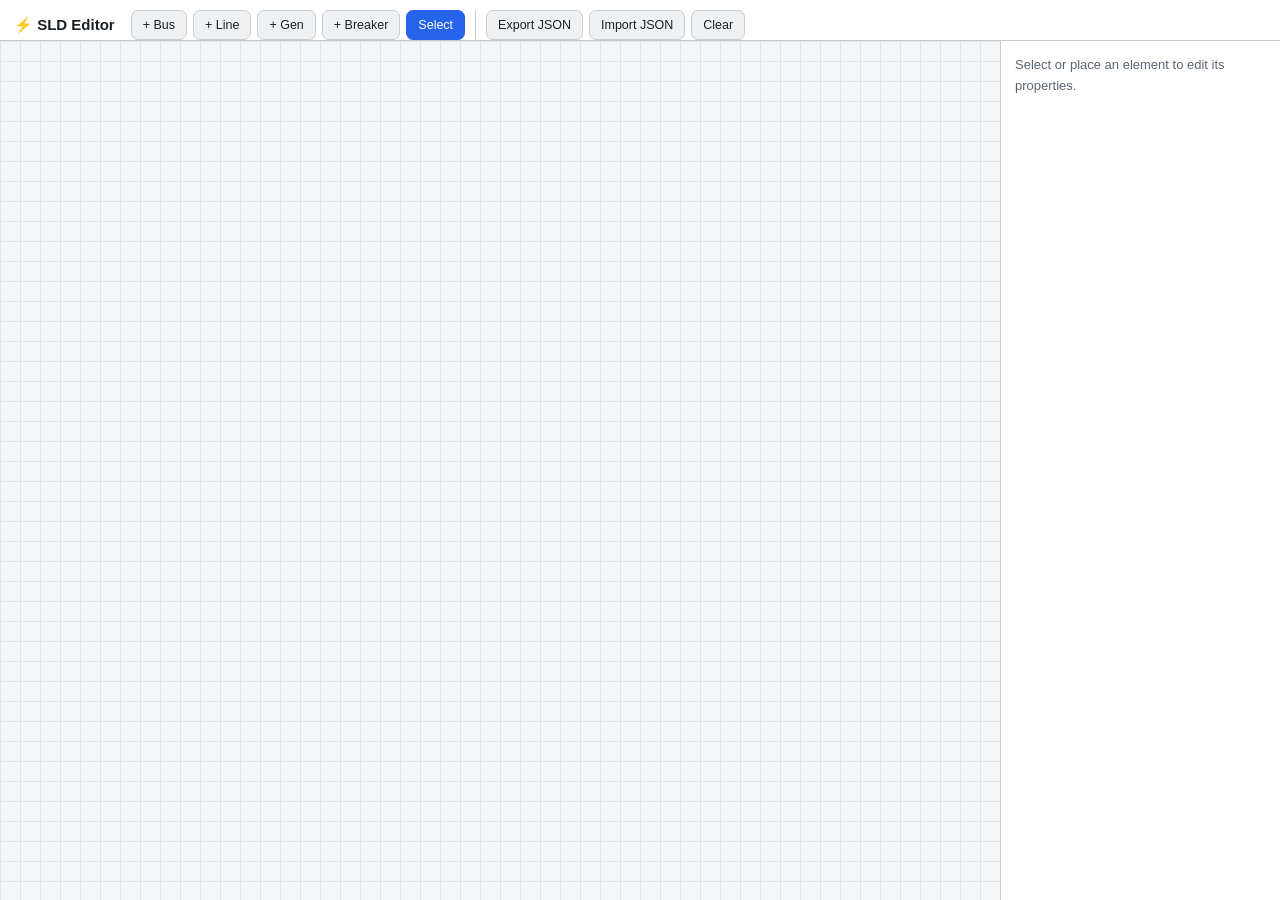
<file: Power-system-tool/sld_editor.html>
<!DOCTYPE html>
<html lang="en">
<head>
<meta charset="UTF-8">
<meta name="viewport" content="width=device-width, initial-scale=1, viewport-fit=cover">
<title>PowerSys - Single Line Diagram Editor</title>
<style>
:root{
  --bg:#f4f6f8; --panel:#ffffff; --line:#c7ccd1; --text:#1a2027; --muted:#5b6570;
  --accent:#2563eb; --accent2:#dc2626; --busfill:#1a2027; --grid:#e2e6ea;
  --toolbtn:#eef1f4; --toolbtn-active:#2563eb; --toolbtn-active-text:#fff;
  padding-top:env(safe-area-inset-top,0px); padding-bottom:env(safe-area-inset-bottom,0px);
  box-sizing:border-box;
}
@media (prefers-color-scheme: dark){
  :root:not([data-theme="light"]){
    --bg:#12161b; --panel:#1a1f26; --line:#3a4048; --text:#e6e9ec; --muted:#9aa4ae;
    --accent:#3b82f6; --accent2:#f87171; --busfill:#e6e9ec; --grid:#232a32; --toolbtn:#232a32;
  }
}
:root[data-theme="dark"]{
  --bg:#12161b; --panel:#1a1f26; --line:#3a4048; --text:#e6e9ec; --muted:#9aa4ae;
  --accent:#3b82f6; --accent2:#f87171; --busfill:#e6e9ec; --grid:#232a32; --toolbtn:#232a32;
}
*{box-sizing:border-box}
html,body{height:100%;margin:0}
body{background:var(--bg);color:var(--text);font-family:-apple-system,BlinkMacSystemFont,"Segoe UI",sans-serif;
  display:flex;flex-direction:column;overflow:hidden}
header{padding:10px 14px env(safe-area-inset-top,0px);padding-top:calc(10px + env(safe-area-inset-top,0px));
  background:var(--panel);border-bottom:1px solid var(--line);display:flex;flex-wrap:wrap;gap:6px;align-items:center}
h1{font-size:15px;margin:0 10px 0 0;font-weight:600;white-space:nowrap}
button{font:inherit;font-size:12.5px;padding:7px 11px;border-radius:7px;border:1px solid var(--line);
  background:var(--toolbtn);color:var(--text);cursor:pointer;white-space:nowrap}
button.active{background:var(--toolbtn-active);color:var(--toolbtn-active-text);border-color:var(--toolbtn-active)}
button:hover{filter:brightness(1.05)}
.sep{width:1px;align-self:stretch;background:var(--line);margin:0 4px}
main{flex:1;display:flex;min-height:0}
#canvasWrap{flex:1;overflow:auto;position:relative;background:
  linear-gradient(var(--grid) 1px, transparent 1px) 0 0/20px 20px,
  linear-gradient(90deg, var(--grid) 1px, transparent 1px) 0 0/20px 20px, var(--bg)}
svg{display:block;cursor:crosshair}
.bus{cursor:pointer}
.bus rect{fill:var(--busfill);stroke:var(--text);stroke-width:1}
.bus text{fill:var(--text);font-size:11px;font-weight:600}
.bus .sub{fill:var(--muted);font-size:9px;font-weight:400}
.branch{stroke:var(--accent);stroke-width:2.4;fill:none;cursor:pointer}
.branch.selected,.bus.selected rect{stroke:var(--accent2);stroke-width:3}
.gensym{fill:var(--panel);stroke:var(--accent);stroke-width:2;cursor:pointer}
.brksym{fill:var(--accent2);stroke:var(--accent2);cursor:pointer}
.ghost{stroke:var(--accent);stroke-width:2;stroke-dasharray:5 4;fill:none;pointer-events:none;opacity:.7}
#panel{width:280px;background:var(--panel);border-left:1px solid var(--line);padding:14px;overflow-y:auto;
  padding-bottom:calc(14px + env(safe-area-inset-bottom,0px))}
#panel h3{margin:0 0 10px;font-size:13px;color:var(--muted);text-transform:uppercase;letter-spacing:.05em}
.field{margin-bottom:9px}
.field label{display:block;font-size:11.5px;color:var(--muted);margin-bottom:3px}
.field input,.field select{width:100%;padding:6px 8px;border:1px solid var(--line);border-radius:6px;
  background:var(--bg);color:var(--text);font:inherit;font-size:13px}
.hint{font-size:11.5px;color:var(--muted);line-height:1.5;margin-top:6px}
.empty{color:var(--muted);font-size:13px;line-height:1.6}
#status{font-size:11.5px;color:var(--muted);margin-left:auto;padding-right:4px}
.delbtn{background:var(--accent2);color:#fff;border-color:var(--accent2);width:100%;margin-top:10px}
@media (max-width:680px){#panel{width:220px;padding:10px}}
</style>
</head>
<body>
<header>
  <h1>⚡ SLD Editor</h1>
  <button id="tBus" title="Click canvas to place a bus">+ Bus</button>
  <button id="tLine" title="Click source bus then target bus">+ Line</button>
  <button id="tGen" title="Click a bus to attach a generator">+ Gen</button>
  <button id="tBrk" title="Click a bus to attach a breaker">+ Breaker</button>
  <button id="tSelect" class="active" title="Select / move / edit">Select</button>
  <div class="sep"></div>
  <button id="btnExport">Export JSON</button>
  <button id="btnImport">Import JSON</button>
  <button id="btnClear">Clear</button>
  <input type="file" id="fileInput" accept=".json" style="display:none">
  <span id="status"></span>
</header>
<main>
  <div id="canvasWrap">
    <svg id="svg" width="1600" height="1100"></svg>
  </div>
  <div id="panel"><div class="empty">Select or place an element to edit its properties.<br><br>
    <b>Workflow:</b><br>1. "+ Bus" then click canvas to drop buses.<br>
    2. "+ Line" then click bus A, then bus B, to connect.<br>
    3. "+ Gen" / "+ Breaker" then click a bus to attach.<br>
    4. Click "Select" to click any element and edit its properties (id, kV, R/X, P/Q, ratings...) here.<br>
    5. "Export JSON" gives a file matching the PowerSys Network schema (buses/branches/gens/breakers) used by the load-flow, short-circuit, breaker-duty, and arc-flash modules.</div></div>
</main>
<script>
const NS="http://www.w3.org/2000/svg";
const svg=document.getElementById("svg"), panel=document.getElementById("panel"), status=document.getElementById("status");
let state={buses:[],branches:[],gens:[],breakers:[]};
let nextBusN=1, mode="select", pendingLineFrom=null, selected=null, dragBus=null, dragOff=[0,0];

const tools={tBus:"bus",tLine:"line",tGen:"gen",tBrk:"brk",tSelect:"select"};
Object.keys(tools).forEach(id=>document.getElementById(id).onclick=()=>setMode(tools[id]));
function setMode(m){mode=m;pendingLineFrom=null;
  Object.keys(tools).forEach(id=>document.getElementById(id).classList.toggle("active",tools[id]===m));
  render();}

function busById(id){return state.buses.find(b=>b.id===id)}

svg.addEventListener("click",e=>{
  if(dragBus) return;
  const pt=svgPoint(e);
  if(mode==="bus"){
    const id=nextBusN++;
    state.buses.push({id,type:1,pd:0,qd:0,bs:0,vm:1.0,va:0,kv:11,x:pt.x,y:pt.y,label:"Bus "+id});
    selected={kind:"bus",id}; setMode("select"); render(); return;
  }
  const hit=e.target.closest("[data-kind]");
  if(!hit) { if(mode==="select"){selected=null; render();} return; }
  const kind=hit.dataset.kind, id=hit.dataset.id;
  if(mode==="line"){
    if(kind!=="bus") return;
    if(!pendingLineFrom){pendingLineFrom=Number(id); status.textContent="Now click the destination bus...";}
    else{
      const f=pendingLineFrom, t=Number(id);
      if(f!==t){state.branches.push({f,t,r:0.01,x:0.1,b:0,tap:0,id:"L"+f+"-"+t});}
      pendingLineFrom=null; status.textContent=""; setMode("select");
    }
    render(); return;
  }
  if(mode==="gen" && kind==="bus"){
    const bus=Number(id);
    state.gens.push({bus,pg:0,vg:1.0,qmin:-50,qmax:50,xd2:0.2,id:"G-"+bus});
    selected={kind:"gen",id:state.gens.length-1}; setMode("select"); render(); return;
  }
  if(mode==="brk" && kind==="bus"){
    const bus=Number(id);
    state.breakers.push({id:"CB-"+bus,bus,rated_kv:11,rated_break_kA:25,rated_make_kA:65});
    selected={kind:"brk",id:state.breakers.length-1}; setMode("select"); render(); return;
  }
  if(mode==="select"){
    if(kind==="bus") selected={kind:"bus",id:Number(id)};
    else if(kind==="branch") selected={kind:"branch",id:Number(id)};
    else if(kind==="gen") selected={kind:"gen",id:Number(id)};
    else if(kind==="brk") selected={kind:"brk",id:Number(id)};
    render();
  }
});

svg.addEventListener("mousedown",e=>{
  if(mode!=="select") return;
  const hit=e.target.closest('[data-kind="bus"]'); if(!hit) return;
  dragBus=busById(Number(hit.dataset.id)); const pt=svgPoint(e);
  dragOff=[pt.x-dragBus.x, pt.y-dragBus.y];
});
svg.addEventListener("mousemove",e=>{
  if(!dragBus) return; const pt=svgPoint(e);
  dragBus.x=pt.x-dragOff[0]; dragBus.y=pt.y-dragOff[1]; render();
});
window.addEventListener("mouseup",()=>{dragBus=null});
svg.addEventListener("touchstart",e=>{const t=e.touches[0]; svg.dispatchEvent(new MouseEvent("mousedown",{clientX:t.clientX,clientY:t.clientY}));},{passive:true});
svg.addEventListener("touchmove",e=>{const t=e.touches[0]; svg.dispatchEvent(new MouseEvent("mousemove",{clientX:t.clientX,clientY:t.clientY}));},{passive:true});

function svgPoint(e){
  const r=svg.getBoundingClientRect();
  return {x:(e.clientX-r.left)*(svg.viewBox.baseVal.width||1600)/r.width || e.clientX-r.left,
          y:(e.clientY-r.top)*(svg.viewBox.baseVal.height||1100)/r.height || e.clientY-r.top};
}

function el(tag,attrs,parent){const n=document.createElementNS(NS,tag);
  for(const k in attrs) n.setAttribute(k,attrs[k]); if(parent) parent.appendChild(n); return n;}

function render(){
  svg.innerHTML="";
  // branches
  state.branches.forEach((br,i)=>{
    const f=busById(br.f), t=busById(br.t); if(!f||!t) return;
    const g=el("g",{"data-kind":"branch","data-id":i},svg);
    el("line",{x1:f.x,y1:f.y,x2:t.x,y2:t.y,class:"branch"+(selected&&selected.kind==="branch"&&selected.id===i?" selected":"")},g);
    const mx=(f.x+t.x)/2, my=(f.y+t.y)/2;
    el("text",{x:mx,y:my-6,fill:"var(--muted)","font-size":"9.5",style:"pointer-events:none"},g).textContent=(br.id||"")+" ("+br.r+"+j"+br.x+")";
  });
  // buses
  state.buses.forEach(b=>{
    const g=el("g",{"data-kind":"bus","data-id":b.id,class:"bus"+(selected&&selected.kind==="bus"&&selected.id===b.id?" selected":"")},svg);
    el("rect",{x:b.x-28,y:b.y-6,width:56,height:12,rx:2},g);
    el("text",{x:b.x,y:b.y-14,"text-anchor":"middle"},g).textContent=b.label||("Bus "+b.id);
    el("text",{x:b.x,y:b.y+26,"text-anchor":"middle",class:"sub"},g).textContent=b.kv+" kV";
  });
  // gens
  state.gens.forEach((g,i)=>{
    const b=busById(g.bus); if(!b) return;
    const grp=el("g",{"data-kind":"gen","data-id":i},svg);
    el("circle",{cx:b.x,cy:b.y+55,r:16,class:"gensym"+(selected&&selected.kind==="gen"&&selected.id===i?" selected":"")},grp);
    el("line",{x1:b.x,y1:b.y+6,x2:b.x,y2:b.y+39,stroke:"var(--accent)","stroke-width":2},grp);
    el("text",{x:b.x,y:b.y+60,"text-anchor":"middle","font-size":"12",fill:"var(--accent)"},grp).textContent="G";
  });
  // breakers
  state.breakers.forEach((cb,i)=>{
    const b=busById(cb.bus); if(!b) return;
    const grp=el("g",{"data-kind":"brk","data-id":i},svg);
    el("rect",{x:b.x-38,y:b.y-24,width:10,height:10,class:"brksym"+(selected&&selected.kind==="brk"&&selected.id===i?" selected":"")},grp);
    el("text",{x:b.x-33,y:b.y-28,"text-anchor":"middle","font-size":"8",fill:"var(--accent2)"},grp).textContent="CB";
  });
  if(mode==="line" && pendingLineFrom!=null){
    const f=busById(pendingLineFrom);
    if(f) el("circle",{cx:f.x,cy:f.y,r:20,class:"ghost"},svg);
  }
  renderPanel();
}

function field(label,value,onChange,type="text"){
  const wrap=document.createElement("div"); wrap.className="field";
  const l=document.createElement("label"); l.textContent=label; wrap.appendChild(l);
  const inp=document.createElement("input"); inp.type=type; inp.value=value;
  inp.step="any";
  inp.addEventListener("change",()=>onChange(type==="number"?parseFloat(inp.value):inp.value));
  wrap.appendChild(inp); panel.appendChild(wrap); return inp;
}

function renderPanel(){
  panel.innerHTML="";
  if(!selected){panel.innerHTML='<div class="empty">Select or place an element to edit its properties.</div>'; return;}
  const h=document.createElement("h3"); panel.appendChild(h);
  if(selected.kind==="bus"){
    const b=busById(selected.id); h.textContent="Bus "+b.id;
    field("Label",b.label,v=>{b.label=v;render();});
    field("Bus type (1=PQ,2=PV,3=Slack)",b.type,v=>b.type=v,"number");
    field("kV",b.kv,v=>{b.kv=v;render();},"number");
    field("Load P (MW)",b.pd,v=>b.pd=v,"number");
    field("Load Q (MVAr)",b.qd,v=>b.qd=v,"number");
    field("Shunt B (MVAr)",b.bs,v=>b.bs=v,"number");
    field("Voltage setpoint (pu)",b.vm,v=>b.vm=v,"number");
    delBtn(()=>{state.buses=state.buses.filter(x=>x.id!==b.id);
      state.branches=state.branches.filter(x=>x.f!==b.id&&x.t!==b.id);
      state.gens=state.gens.filter(x=>x.bus!==b.id);
      state.breakers=state.breakers.filter(x=>x.bus!==b.id);
      selected=null; render();});
  } else if(selected.kind==="branch"){
    const br=state.branches[selected.id]; h.textContent="Branch "+br.id;
    field("ID",br.id,v=>br.id=v);
    field("R (pu)",br.r,v=>br.r=v,"number");
    field("X (pu)",br.x,v=>br.x=v,"number");
    field("Charging B (pu)",br.b,v=>br.b=v,"number");
    field("Tap (0 = line, else xfmr ratio)",br.tap,v=>br.tap=v,"number");
    delBtn(()=>{state.branches.splice(selected.id,1); selected=null; render();});
  } else if(selected.kind==="gen"){
    const g=state.gens[selected.id]; h.textContent="Generator "+g.id;
    field("ID",g.id,v=>g.id=v);
    field("Pg (MW)",g.pg,v=>g.pg=v,"number");
    field("Voltage setpoint Vg (pu)",g.vg,v=>g.vg=v,"number");
    field("Qmin (MVAr)",g.qmin,v=>g.qmin=v,"number");
    field("Qmax (MVAr)",g.qmax,v=>g.qmax=v,"number");
    field("X'd (pu, for SC/stability)",g.xd2,v=>g.xd2=v,"number");
    delBtn(()=>{state.gens.splice(selected.id,1); selected=null; render();});
  } else if(selected.kind==="brk"){
    const cb=state.breakers[selected.id]; h.textContent="Breaker "+cb.id;
    field("ID",cb.id,v=>cb.id=v);
    field("Rated kV",cb.rated_kv,v=>cb.rated_kv=v,"number");
    field("Rated breaking (kA)",cb.rated_break_kA,v=>cb.rated_break_kA=v,"number");
    field("Rated making (kA)",cb.rated_make_kA,v=>cb.rated_make_kA=v,"number");
    delBtn(()=>{state.breakers.splice(selected.id,1); selected=null; render();});
  }
}
function delBtn(fn){const b=document.createElement("button"); b.textContent="Delete"; b.className="delbtn"; b.onclick=fn; panel.appendChild(b);}

document.getElementById("btnExport").onclick=()=>{
  const data={base_mva:100,
    buses:state.buses.map(({x,y,label,...rest})=>rest),
    branches:state.branches.map(({...rest})=>rest),
    gens:state.gens.map(({...rest})=>rest),
    breakers:state.breakers.map(({...rest})=>rest),
    _layout:state.buses.map(b=>({id:b.id,x:b.x,y:b.y,label:b.label}))
  };
  const blob=new Blob([JSON.stringify(data,null,2)],{type:"application/json"});
  const a=document.createElement("a"); a.href=URL.createObjectURL(blob); a.download="network.json"; a.click();
};
document.getElementById("btnImport").onclick=()=>document.getElementById("fileInput").click();
document.getElementById("fileInput").addEventListener("change",e=>{
  const f=e.target.files[0]; if(!f) return;
  const reader=new FileReader();
  reader.onload=()=>{
    try{
      const data=JSON.parse(reader.result);
      const layout={}; (data._layout||[]).forEach(l=>layout[l.id]=l);
      state.buses=(data.buses||[]).map((b,i)=>({...b, x:layout[b.id]?.x ?? (150+ (i%6)*220), y:layout[b.id]?.y ?? (120+Math.floor(i/6)*160), label:layout[b.id]?.label ?? ("Bus "+b.id)}));
      state.branches=data.branches||[]; state.gens=data.gens||[]; state.breakers=data.breakers||[];
      nextBusN=Math.max(0,...state.buses.map(b=>b.id))+1;
      selected=null; status.textContent="Imported "+state.buses.length+" buses"; render();
    }catch(err){ status.textContent="Import failed: "+err.message; }
  };
  reader.readAsText(f);
});
document.getElementById("btnClear").onclick=()=>{
  if(confirm("Clear the whole diagram?")){state={buses:[],branches:[],gens:[],breakers:[]}; nextBusN=1; selected=null; render();}
};

render();
</script>
</body>
</html>
</file>
<file: styles.css>
:root{--blue:#0b63ce;--blue-dark:#073b7a;--green:#39a852;--text:#122033;--muted:#607086;--light:#f4f8fb;--border:#dce5ee;--dark:#0b1726;--white:#fff;--shadow:0 14px 35px rgba(10,45,80,.10)}
*{box-sizing:border-box}html{scroll-behavior:smooth}body{margin:0;font-family:Arial,Helvetica,sans-serif;color:var(--text);line-height:1.6;background:#fff}a{text-decoration:none;color:inherit}.container{width:min(1120px,92%);margin:auto}
.header{position:sticky;top:0;z-index:100;background:rgba(255,255,255,.96);border-bottom:1px solid var(--border);backdrop-filter:blur(10px)}.nav{min-height:76px;display:flex;align-items:center;justify-content:space-between}.brand img{width:62px;height:62px;object-fit:contain}nav{display:flex;gap:24px;align-items:center}nav a{font-weight:600;color:#314257}nav a:hover{color:var(--blue)}.nav-cta{padding:10px 17px;border-radius:8px;background:var(--blue);color:#fff!important}.menu-btn{display:none;border:0;background:transparent;font-size:28px}
.hero{position:relative;overflow:hidden;padding:95px 0 75px;background:linear-gradient(135deg,#f7fbff,#eef8f1)}.hero-glow{position:absolute;width:480px;height:480px;border-radius:50%;right:-180px;top:-180px;background:rgba(57,168,82,.12)}.hero-grid{position:relative;display:grid;grid-template-columns:1.25fr .75fr;gap:55px;align-items:center}.eyebrow,.section-label{font-size:13px;letter-spacing:1.5px;font-weight:800;color:var(--green)}h1{font-size:clamp(40px,6vw,68px);line-height:1.08;margin:12px 0 22px}h1 span{color:var(--blue)}h2{font-size:clamp(28px,4vw,42px);line-height:1.15;margin:8px 0 20px}h3{line-height:1.25}.lead{font-size:19px;color:var(--muted);max-width:720px}.actions{display:flex;gap:14px;flex-wrap:wrap;margin:28px 0}.btn{display:inline-block;border:0;cursor:pointer;padding:13px 21px;border-radius:9px;font-weight:700;font-size:15px}.btn.primary{background:var(--blue);color:#fff}.btn.primary:hover{background:var(--blue-dark)}.btn.secondary{border:1px solid #b9c9d8;background:#fff;color:var(--blue)}.hero-points{display:flex;gap:30px;flex-wrap:wrap;margin-top:35px}.hero-points div{display:flex;flex-direction:column}.hero-points strong{font-size:18px;color:var(--blue)}.hero-points small{color:var(--muted)}.hero-card{background:#fff;border:1px solid var(--border);border-radius:22px;padding:35px;box-shadow:var(--shadow);text-align:center}.hero-card img{width:min(250px,80%);height:auto}.hero-card-caption{margin-top:20px;font-weight:700;color:#40556c}
.section{padding:82px 0}.section.light{background:var(--light)}.section.dark{background:var(--dark);color:#fff}.two-col{display:grid;grid-template-columns:1fr 1fr;gap:60px}.two-col p{color:var(--muted);font-size:17px}.section-head{display:flex;justify-content:space-between;gap:40px;align-items:end;margin-bottom:35px}.section-head>p{max-width:500px;color:var(--muted)}.cards{display:grid;grid-template-columns:repeat(3,1fr);gap:22px}.service-card{background:#fff;border:1px solid var(--border);border-radius:16px;padding:26px;box-shadow:0 8px 24px rgba(10,45,80,.06)}.icon{font-size:30px;color:var(--blue)}.service-card p,.service-card li{color:var(--muted)}.service-card ul{padding-left:20px}.steps{display:grid;grid-template-columns:repeat(3,1fr);gap:22px;margin-top:35px}.step{border:1px solid var(--border);border-radius:15px;padding:24px}.step span{display:inline-block;font-size:13px;font-weight:800;color:var(--green)}.step p{color:var(--muted)}.industry-grid{display:grid;grid-template-columns:repeat(2,1fr);gap:18px;margin-top:35px}.industry-grid div{border:1px solid rgba(255,255,255,.16);border-radius:14px;padding:24px;background:rgba(255,255,255,.04)}.industry-grid strong,.industry-grid span{display:block}.industry-grid span{color:#b9c7d8;margin-top:5px}.cta{display:flex;align-items:center;justify-content:space-between;gap:35px;border:1px solid var(--border);border-radius:20px;padding:35px}.cta p{color:var(--muted)}.contact-grid{display:grid;grid-template-columns:1fr 1fr;gap:50px}.contact-list{margin-top:25px}.contact-list div{display:flex;gap:20px;padding:13px 0;border-bottom:1px solid var(--border)}.contact-list strong{min-width:90px}.contact-list span{color:var(--muted)}.contact-form{background:#fff;border:1px solid var(--border);border-radius:18px;padding:28px;box-shadow:var(--shadow)}.contact-form input,.contact-form select,.contact-form textarea{width:100%;padding:13px 14px;margin:7px 0;border:1px solid #cbd7e3;border-radius:8px;font:inherit;background:#fff}.contact-form button{margin-top:8px}.form-msg{color:var(--green);font-weight:700}.footer{background:#07111e;color:#c5d0dd;padding:45px 0 20px}.footer-grid{display:flex;justify-content:space-between;gap:30px;align-items:center}.footer-logo{width:65px}.footer-links{display:flex;gap:20px;flex-wrap:wrap}.footer-links a:hover{color:#fff}.copyright{border-top:1px solid rgba(255,255,255,.12);margin-top:30px;padding-top:18px;font-size:13px;color:#8797a8}
@media(max-width:800px){nav{display:none;position:absolute;top:76px;left:0;right:0;background:#fff;padding:18px 4%;border-bottom:1px solid var(--border);flex-direction:column;align-items:flex-start}nav.open{display:flex}.menu-btn{display:block}.hero-grid,.two-col,.contact-grid{grid-template-columns:1fr}.cards,.steps{grid-template-columns:1fr 1fr}.section-head,.cta{flex-direction:column;align-items:flex-start}}@media(max-width:520px){.hero{padding:65px 0}.section{padding:60px 0}.cards,.steps,.industry-grid{grid-template-columns:1fr}.hero-points{gap:18px}.cta{padding:25px}}
</file>
<file: turbine-diagnostic/styles.css>
:root{--blue:#1456d9;--blue2:#0b3f9d;--green:#16834a;--bg:#f4f7fb;--card:#fff;--text:#142033;--muted:#667085;--border:#dfe5ee;--red:#c62828;--amber:#a86b00;--shadow:0 5px 20px rgba(16,35,60,.07)}
*{box-sizing:border-box}body{margin:0;background:var(--bg);color:var(--text);font-family:Inter,Arial,sans-serif}.topbar{height:66px;background:#fff;border-bottom:1px solid var(--border);display:flex;align-items:center;justify-content:space-between;padding:0 24px;position:sticky;top:0;z-index:5}.brand{display:flex;align-items:center;gap:10px}.brand-mark{width:38px;height:38px;border-radius:10px;background:linear-gradient(135deg,#1262e9,#17a65c);color:#fff;display:grid;place-items:center;font-weight:900}.brand strong{display:block}.brand span{font-size:11px;color:var(--muted)}.layout{display:flex;min-height:calc(100vh - 66px)}.sidebar{width:235px;background:#fff;border-right:1px solid var(--border);padding:18px 12px}.nav{width:100%;text-align:left;border:0;background:transparent;padding:12px 13px;border-radius:9px;margin-bottom:5px;color:#475467;font-size:14px;cursor:pointer}.nav.active,.nav:hover{background:#edf3ff;color:var(--blue);font-weight:700}.side-note{margin:30px 8px 0;padding:12px;border:1px solid var(--border);border-radius:10px;font-size:12px;color:var(--muted)}main{flex:1;max-width:1250px;padding:28px;margin:auto}.section{display:none}.section.active{display:block}.hero{background:linear-gradient(135deg,#0b3f9d,#1465dc);color:#fff;border-radius:18px;padding:30px;display:flex;justify-content:space-between;gap:20px;align-items:center}.hero h1{margin:5px 0 8px;font-size:30px}.hero p{margin:0;color:#dce9ff}.eyebrow{font-size:11px;letter-spacing:1.3px;opacity:.8}.cards{display:grid;grid-template-columns:repeat(4,1fr);gap:14px;margin:16px 0}.stat,.panel{background:var(--card);border:1px solid var(--border);border-radius:14px;box-shadow:var(--shadow)}.stat{padding:17px}.stat span{font-size:12px;color:var(--muted)}.stat b{display:block;margin-top:7px;font-size:20px}.panel{padding:19px;margin-bottom:15px}.panel h2{font-size:16px;margin:0 0 14px}.flow{display:flex;justify-content:center;align-items:center;gap:14px;flex-wrap:wrap}.flow span{padding:10px 15px;background:#edf3ff;border-radius:9px;color:var(--blue);font-weight:700}.flow i{color:var(--muted)}.page-head{display:flex;justify-content:space-between;align-items:center;margin-bottom:15px;gap:15px}.page-head h1{margin:0 0 5px;font-size:26px}.page-head p{margin:0;color:var(--muted)}.formgrid{display:grid;grid-template-columns:repeat(3,minmax(0,1fr));gap:13px}.formgrid .wide{grid-column:1/-1}.formgrid label{font-size:12px;color:var(--muted)}input,textarea{display:block;width:100%;margin-top:6px;padding:10px 11px;border:1px solid var(--border);border-radius:8px;background:#fff;color:var(--text);font-size:14px;outline:none}input:focus,textarea:focus{border-color:var(--blue);box-shadow:0 0 0 3px #e8f0ff}.actions{display:flex;gap:9px;flex-wrap:wrap;margin:12px 0 18px}.primary,.secondary,.filebtn{border:0;border-radius:9px;padding:11px 15px;font-weight:700;cursor:pointer;text-decoration:none;display:inline-flex;align-items:center;justify-content:center}.primary{background:var(--blue);color:#fff}.secondary,.filebtn{background:#edf3ff;color:var(--blue)}.filebtn input{display:none}.pill{padding:7px 10px;border-radius:99px;font-size:11px;font-weight:700}.gray{background:#eef1f5;color:#667085}.green{background:#e9f7ef;color:#13713e}.status{padding:8px 13px;border-radius:9px;font-weight:800}.status.big{font-size:13px}.status.neutral{background:#eef1f5;color:#667085}.status.normal{background:#e9f7ef;color:#13713e}.status.alarm{background:#fff3d5;color:#8a5a00}.status.trip{background:#fde9e9;color:#a61b1b}.result{margin-top:15px}.resultbox{border-radius:14px;padding:18px;border:1px solid var(--border);background:#fff}.resultbox.normal{border-color:#9ad2af;background:#f2fbf5}.resultbox.alarm{border-color:#e7c36e;background:#fffaf0}.resultbox.trip{border-color:#e6a0a0;background:#fff5f5}.resulthead{display:flex;justify-content:space-between;align-items:center;gap:10px;margin-bottom:12px}.resulthead h2{margin:0}.diagnosis{padding:10px 0;border-top:1px solid var(--border)}.muted{color:var(--muted);font-size:12px}.tablewrap{overflow:auto}table{width:100%;border-collapse:collapse;font-size:12px}th,td{text-align:left;padding:10px;border-bottom:1px solid var(--border);white-space:nowrap}th{color:var(--muted);font-weight:700}.empty{text-align:center;color:var(--muted);padding:30px}
@media(max-width:900px){.sidebar{width:190px}.cards{grid-template-columns:repeat(2,1fr)}.formgrid{grid-template-columns:repeat(2,1fr)}}@media(max-width:650px){.topbar{padding:0 12px}.sidebar{display:none}main{padding:15px}.hero{padding:20px;display:block}.hero button{margin-top:16px}.cards{grid-template-columns:1fr 1fr}.formgrid{grid-template-columns:1fr}.formgrid .wide{grid-column:auto}.page-head{align-items:flex-start;flex-direction:column}}
</file>
